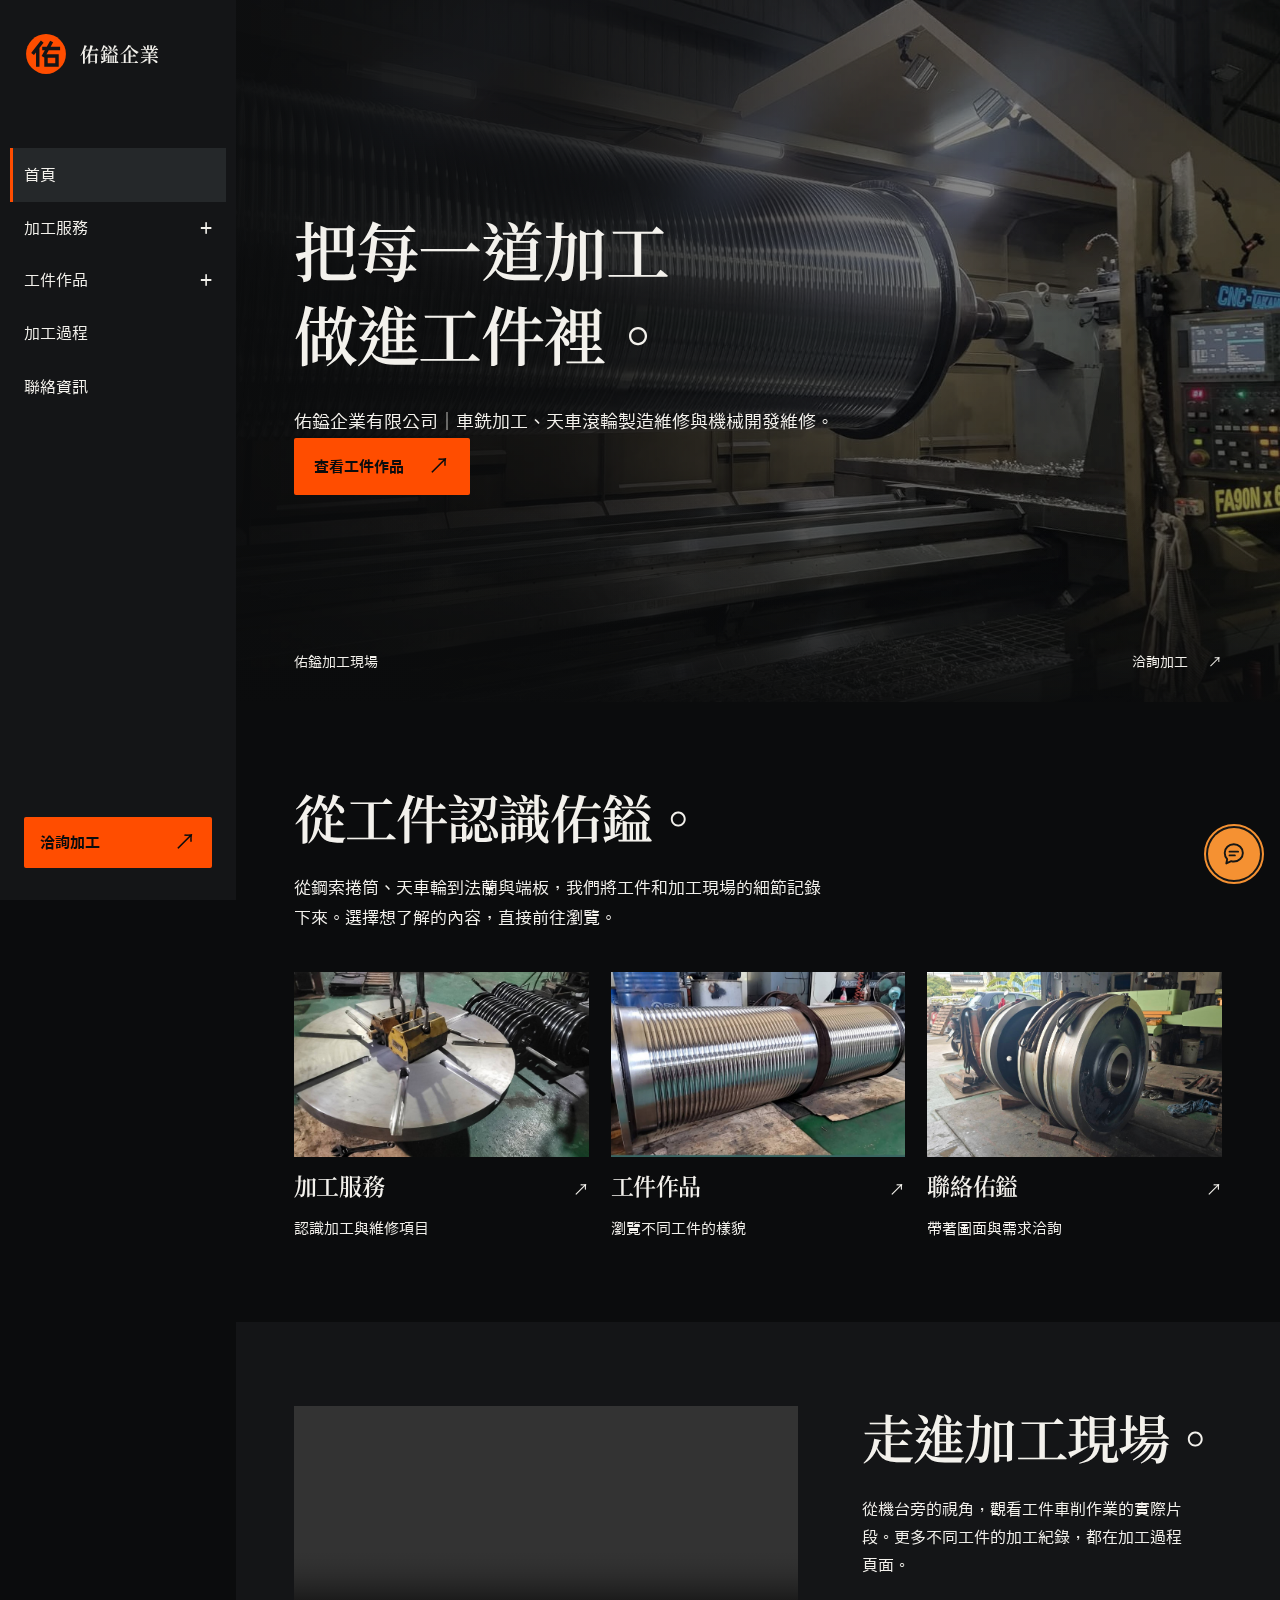
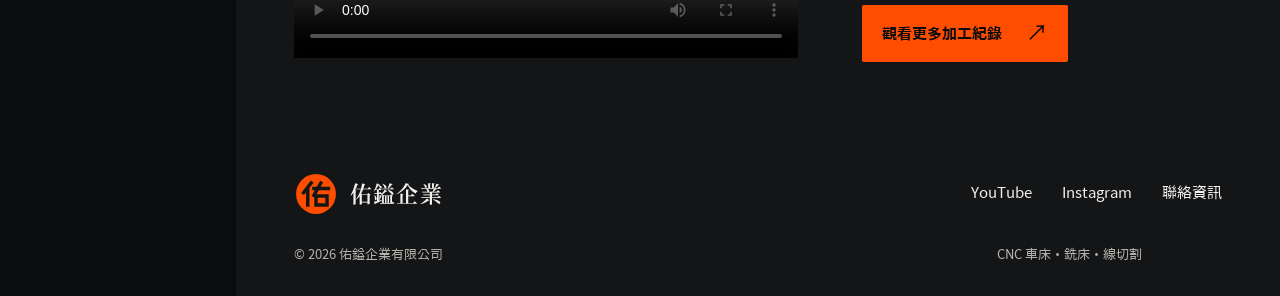
<file: index.html>
<!doctype html>
<html lang="zh-Hant">
<head>
  <meta charset="utf-8">
  <meta name="viewport" content="width=device-width, initial-scale=1">
  <meta name="theme-color" content="#0b0c0d">
  <meta name="description" content="佑鎰企業有限公司提供車銑加工、天車滾輪製造維修與機械開發維修。透過加工影片了解工件，歡迎電話或 LINE 洽詢。">
  <meta property="og:title" content="佑鎰企業有限公司｜看得見的 CNC 加工">
  <meta property="og:description" content="從大型工件到加工細節，走進佑鎰的加工現場。">
  <meta property="og:type" content="website">
  <meta property="og:url" content="https://ishshue.github.io/yoyiweb/">
  <meta property="og:image" content="https://i.ytimg.com/vi/tw3LlQn-qcg/maxresdefault.jpg">
  <link rel="canonical" href="https://ishshue.github.io/yoyiweb/">
  <title>佑鎰企業有限公司｜看得見的 CNC 加工</title>
  <link rel="icon" href="./favicon.svg" type="image/svg+xml">
  <link rel="preconnect" href="https://i.ytimg.com">
  <link rel="preload" href="./fonts/source-han-serif-tw.woff2" as="font" type="font/woff2" crossorigin>
  <link rel="stylesheet" href="./fonts/fonts.css">
  <link rel="stylesheet" href="./styles.css">
  <link rel="stylesheet" href="./portfolio.css">
  <link rel="stylesheet" href="./material-update.css">
  <link rel="stylesheet" href="./brand.css">
  <link rel="stylesheet" href="./company-update.css">
  <link rel="stylesheet" href="./floating-contact.css">
  <link rel="stylesheet" href="./loader.css">
  <link rel="stylesheet" href="./navigation.css">
  <link rel="stylesheet" href="./tree-navigation.css">
  <script src="./loader.js" defer></script>
  <script src="./app.js" defer></script>
  <script src="./floating-contact.js" defer></script>
<noscript><style>@media(max-width:1000px){.mobile-nav[hidden]{display:grid!important;position:static}.menu-toggle{display:none}}</style></noscript>
</head>
<body>
  <div class="page-loader" id="page-loader" role="status" aria-live="polite" hidden>
    <img class="brand-icon" src="./assets/yo-yi-icon.svg" alt="" width="64" height="64">
    <div class="dot-spinner" aria-hidden="true"><span class="dot-spinner__dot"></span><span class="dot-spinner__dot"></span><span class="dot-spinner__dot"></span><span class="dot-spinner__dot"></span><span class="dot-spinner__dot"></span><span class="dot-spinner__dot"></span><span class="dot-spinner__dot"></span><span class="dot-spinner__dot"></span></div>
    <p>正在載入佑鎰的加工現場</p>
  </div>
  <a class="skip-link" href="#main">跳至主要內容</a>
  <header class="site-header"><div class="header-inner frame">
    <a class="wordmark" href="./index.html" aria-label="佑鎰企業，回到首頁"><img class="brand-icon" src="./assets/yo-yi-icon.svg" alt="" width="44" height="44"><span>佑鎰企業</span></a>
    <nav class="desktop-nav" aria-label="主要導覽"><a href="./index.html" aria-current="page">首頁</a><details class="nav-tree-group"><summary>加工服務</summary><div class="nav-tree-children"><a href="./services.html">服務總覽</a><a href="./service-turning.html">CNC 車床加工</a><a href="./service-milling.html">銑床與孔位加工</a><a href="./service-wire.html">線切割加工</a><a href="./service-wheel.html">天車滾輪製造與維修</a><a href="./service-repair.html">機械開發與加工維修</a></div></details><details class="nav-tree-group"><summary>工件作品</summary><div class="nav-tree-children"><a href="./work.html">作品總覽</a><a href="./work-cylindrical.html">圓柱與長形工件</a><a href="./work-round.html">輪形與圓形工件</a></div></details><a href="./process.html">加工過程</a><a href="./contact.html">聯絡資訊</a></nav>
    <a class="button header-contact" href="./contact.html">洽詢加工 <span aria-hidden="true">↗</span></a>
    <button class="menu-toggle" aria-expanded="false" aria-controls="mobile-nav" aria-label="開啟導覽選單"><span></span><span></span></button>
    </div><nav id="mobile-nav" class="mobile-nav" aria-label="手機導覽" hidden><a href="./index.html" aria-current="page">首頁</a><details class="nav-tree-group"><summary>加工服務</summary><div class="nav-tree-children"><a href="./services.html">服務總覽</a><a href="./service-turning.html">CNC 車床加工</a><a href="./service-milling.html">銑床與孔位加工</a><a href="./service-wire.html">線切割加工</a><a href="./service-wheel.html">天車滾輪製造與維修</a><a href="./service-repair.html">機械開發與加工維修</a></div></details><details class="nav-tree-group"><summary>工件作品</summary><div class="nav-tree-children"><a href="./work.html">作品總覽</a><a href="./work-cylindrical.html">圓柱與長形工件</a><a href="./work-round.html">輪形與圓形工件</a></div></details><a href="./process.html">加工過程</a><a href="./contact.html">聯絡資訊</a></nav></header>

  <main id="main">
    <section id="top" class="hero" aria-labelledby="hero-heading">
      <img class="hero-image" src="./assets/portfolio/3493136_0.jpg" alt="機台上的大型溝槽圓筒工件" width="1280" height="720" fetchpriority="high">
      <div class="hero-scrim"></div>
      <div class="hero-content frame">
        <h1 id="hero-heading">把每一道加工<br>做進工件裡。</h1>
        <p class="hero-description">佑鎰企業有限公司｜車銑加工、天車滾輪製造維修與機械開發維修。</p>
        <a class="button" href="./work.html">查看工件作品 <span aria-hidden="true">↗</span></a>
      </div>
      <div class="hero-bottom frame"><span>佑鎰加工現場</span><a href="./contact.html">洽詢加工 <span aria-hidden="true">↗</span></a></div>
    </section>
    <section id="home-intro" class="home-intro frame" aria-labelledby="home-intro-heading">
      <h2 id="home-intro-heading">從工件認識佑鎰。</h2>
      <p>從鋼索捲筒、天車輪到法蘭與端板，我們將工件和加工現場的細節記錄下來。選擇想了解的內容，直接前往瀏覽。</p>
      <div class="home-links">
        <a class="home-link" href="./services.html"><img src="./assets/portfolio/3493137_0.jpg" alt="" loading="lazy"><div class="home-link-title"><h3>加工服務</h3><span aria-hidden="true">↗</span></div><p>認識加工與維修項目</p></a>
        <a class="home-link" href="./work.html"><img src="./assets/portfolio/3493162_0.jpg" alt="" loading="lazy"><div class="home-link-title"><h3>工件作品</h3><span aria-hidden="true">↗</span></div><p>瀏覽不同工件的樣貌</p></a>
        <a class="home-link" href="./contact.html"><img src="./assets/portfolio/3493199_0.jpg" alt="" loading="lazy"><div class="home-link-title"><h3>聯絡佑鎰</h3><span aria-hidden="true">↗</span></div><p>帶著圖面與需求洽詢</p></a>
      </div>
    </section>
    <section class="home-process" aria-labelledby="home-process-heading"><div class="home-process-inner frame">
      <video controls playsinline preload="metadata" aria-label="加工現場影片"><source src="./assets/process/machining.mp4" type="video/mp4">您的瀏覽器無法播放影片。<a href="./assets/process/machining.mp4">下載加工現場影片</a>。</video>
      <div><h2 id="home-process-heading">走進加工現場。</h2><p>從機台旁的視角，觀看工件車削作業的實際片段。更多不同工件的加工紀錄，都在加工過程頁面。</p><a class="button" href="./process.html">觀看更多加工紀錄 <span aria-hidden="true">↗</span></a></div>
    </div></section>
  </main>

  <footer class="site-footer compact-footer frame"><div class="footer-top"><a class="wordmark" href="./index.html"><img class="brand-icon" src="./assets/yo-yi-icon.svg" alt="" width="44" height="44"><span>佑鎰企業</span></a><div><a href="https://www.youtube.com/@yo-yi" target="_blank" rel="noopener noreferrer">YouTube</a><a href="https://www.instagram.com/trontalshue/" target="_blank" rel="noopener noreferrer">Instagram</a><a href="./contact.html">聯絡資訊</a></div></div><div class="footer-bottom"><span>© 2026 佑鎰企業有限公司</span><span>CNC 車床・銑床・線切割</span></div></footer>
</body>
</html>
</file>
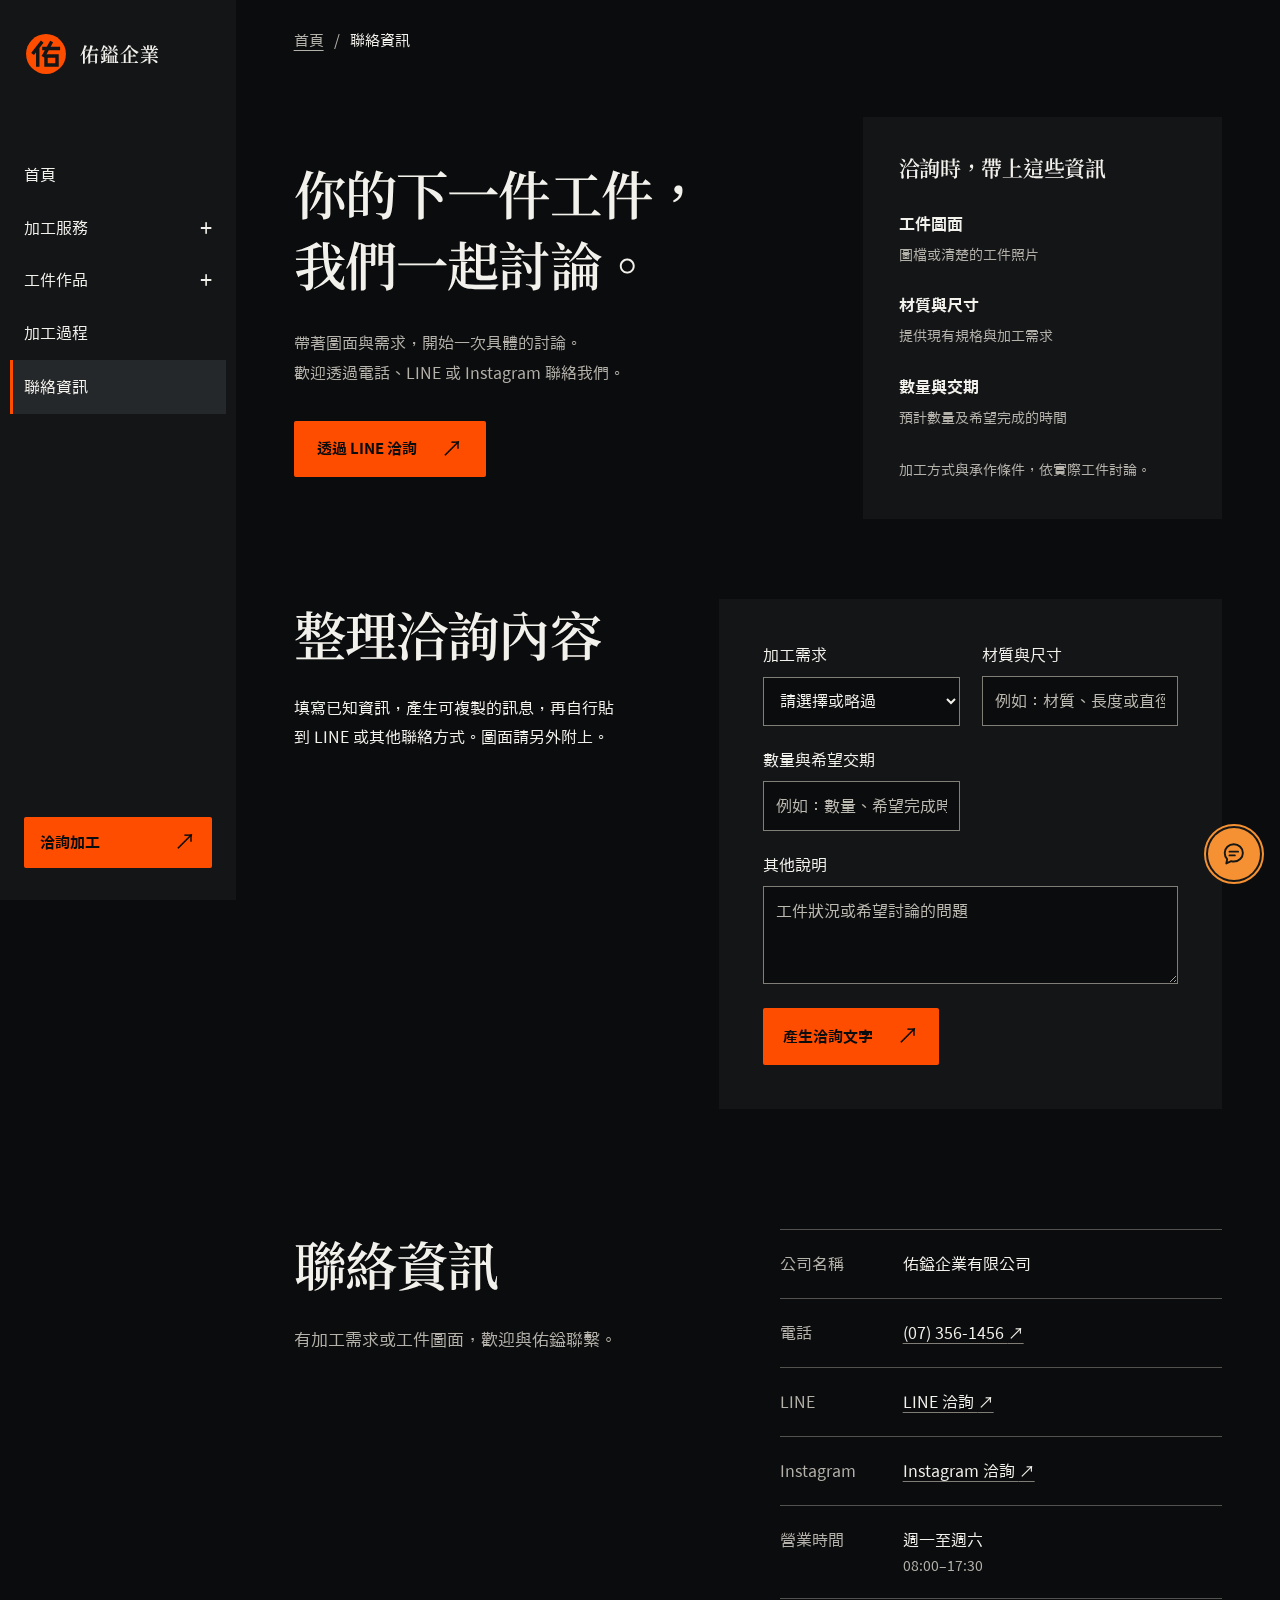
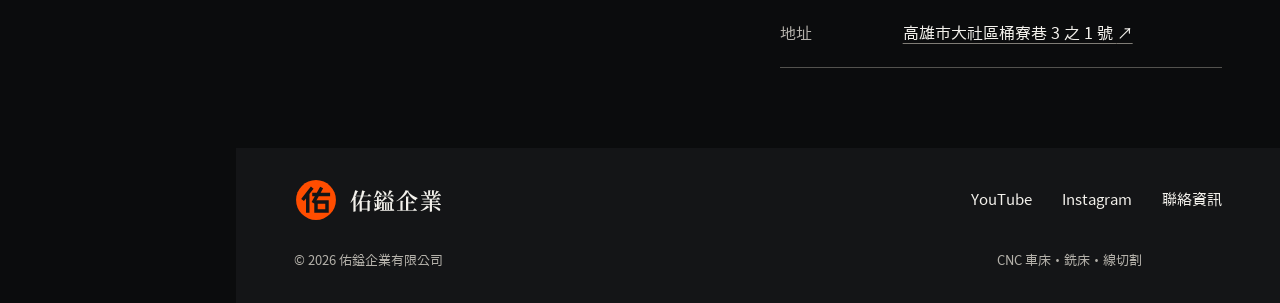
<file: contact.html>
<!doctype html>
<html lang="zh-Hant">
<head>
  <meta charset="utf-8">
  <meta name="viewport" content="width=device-width, initial-scale=1">
  <meta name="theme-color" content="#0b0c0d">
  <meta name="description" content="佑鎰企業有限公司提供車銑加工、天車滾輪製造維修與機械開發維修。透過加工影片了解工件，歡迎電話或 LINE 洽詢。">
  <meta property="og:title" content="聯絡佑鎰｜佑鎰企業有限公司">
  <meta property="og:description" content="從大型工件到加工細節，走進佑鎰的加工現場。">
  <meta property="og:type" content="website">
  <meta property="og:url" content="https://ishshue.github.io/yoyiweb/contact.html">
  <meta property="og:image" content="https://i.ytimg.com/vi/tw3LlQn-qcg/maxresdefault.jpg">
  <link rel="canonical" href="https://ishshue.github.io/yoyiweb/contact.html">
  <title>聯絡佑鎰｜佑鎰企業有限公司</title>
  <link rel="icon" href="./favicon.svg" type="image/svg+xml">
  <link rel="preconnect" href="https://i.ytimg.com">
  <link rel="preload" href="./fonts/source-han-serif-tw.woff2" as="font" type="font/woff2" crossorigin>
  <link rel="stylesheet" href="./fonts/fonts.css">
  <link rel="stylesheet" href="./styles.css">
  <link rel="stylesheet" href="./portfolio.css">
  <link rel="stylesheet" href="./material-update.css">
  <link rel="stylesheet" href="./brand.css">
  <link rel="stylesheet" href="./company-update.css">
  <link rel="stylesheet" href="./floating-contact.css">
  <link rel="stylesheet" href="./loader.css">
  <link rel="stylesheet" href="./pages-content.css">
  <link rel="stylesheet" href="./navigation.css">
  <link rel="stylesheet" href="./tree-navigation.css">
  <link rel="stylesheet" href="./inquiry.css">
  <script src="./app.js" defer></script>
  <script src="./floating-contact.js" defer></script>
  <script src="./inquiry.js" defer></script>
<noscript><style>@media(max-width:1000px){.mobile-nav[hidden]{display:grid!important;position:static}.menu-toggle{display:none}}</style></noscript>
</head>
<body>
  <a class="skip-link" href="#main">跳至主要內容</a>
  <header class="site-header"><div class="header-inner frame">
    <a class="wordmark" href="./index.html" aria-label="佑鎰企業，回到首頁"><img class="brand-icon" src="./assets/yo-yi-icon.svg" alt="" width="44" height="44"><span>佑鎰企業</span></a>
    <nav class="desktop-nav" aria-label="主要導覽"><a href="./index.html">首頁</a><details class="nav-tree-group"><summary>加工服務</summary><div class="nav-tree-children"><a href="./services.html">服務總覽</a><a href="./service-turning.html">CNC 車床加工</a><a href="./service-milling.html">銑床與孔位加工</a><a href="./service-wire.html">線切割加工</a><a href="./service-wheel.html">天車滾輪製造與維修</a><a href="./service-repair.html">機械開發與加工維修</a></div></details><details class="nav-tree-group"><summary>工件作品</summary><div class="nav-tree-children"><a href="./work.html">作品總覽</a><a href="./work-cylindrical.html">圓柱與長形工件</a><a href="./work-round.html">輪形與圓形工件</a></div></details><a href="./process.html">加工過程</a><a href="./contact.html" aria-current="page">聯絡資訊</a></nav>
    <a class="button header-contact" href="./contact.html">洽詢加工 <span aria-hidden="true">↗</span></a>
    <button class="menu-toggle" aria-expanded="false" aria-controls="mobile-nav" aria-label="開啟導覽選單"><span></span><span></span></button>
    </div><nav id="mobile-nav" class="mobile-nav" aria-label="手機導覽" hidden><a href="./index.html">首頁</a><details class="nav-tree-group"><summary>加工服務</summary><div class="nav-tree-children"><a href="./services.html">服務總覽</a><a href="./service-turning.html">CNC 車床加工</a><a href="./service-milling.html">銑床與孔位加工</a><a href="./service-wire.html">線切割加工</a><a href="./service-wheel.html">天車滾輪製造與維修</a><a href="./service-repair.html">機械開發與加工維修</a></div></details><details class="nav-tree-group"><summary>工件作品</summary><div class="nav-tree-children"><a href="./work.html">作品總覽</a><a href="./work-cylindrical.html">圓柱與長形工件</a><a href="./work-round.html">輪形與圓形工件</a></div></details><a href="./process.html">加工過程</a><a href="./contact.html" aria-current="page">聯絡資訊</a></nav></header>

  <main id="main" class="inner-page inner-page--contact">
    <nav class="breadcrumb frame" aria-label="目前位置"><ol><li><a href="./index.html">首頁</a></li><li aria-current="page">聯絡資訊</li></ol></nav>
    <section id="contact" class="contact-section section frame" aria-labelledby="contact-heading">
      <div class="contact-main reveal"><h1 id="contact-heading">你的下一件工件，<br>我們一起討論。</h1><p>帶著圖面與需求，開始一次具體的討論。<br>歡迎透過電話、LINE 或 Instagram 聯絡我們。</p><a class="button" href="https://line.me/ti/p/~0931992970" target="_blank" rel="noopener noreferrer">透過 LINE 洽詢 <span aria-hidden="true">↗</span></a></div>
      <div class="contact-prep reveal"><h3>洽詢時，帶上這些資訊</h3><ul><li><span>工件圖面</span><span>圖檔或清楚的工件照片</span></li><li><span>材質與尺寸</span><span>提供現有規格與加工需求</span></li><li><span>數量與交期</span><span>預計數量及希望完成的時間</span></li></ul><p>加工方式與承作條件，依實際工件討論。</p></div>
    </section>

    <section class="inquiry-section frame" id="inquiry-helper" aria-labelledby="inquiry-heading" hidden>
      <div class="inquiry-intro"><h2 id="inquiry-heading">整理洽詢內容</h2><p>填寫已知資訊，產生可複製的訊息，再自行貼到 LINE 或其他聯絡方式。圖面請另外附上。</p></div>
      <div class="inquiry-panel">
        <form id="inquiry-form">
          <div class="inquiry-fields">
            <label>加工需求<select name="service"><option value="">請選擇或略過</option><option>CNC 車床加工</option><option>銑床與孔位加工</option><option>線切割加工</option><option>天車滾輪製造與維修</option><option>機械開發與加工維修</option><option>其他需求</option></select></label>
            <label>材質與尺寸<input name="specification" type="text" maxlength="160" placeholder="例如：材質、長度或直徑"></label>
            <label>數量與希望交期<input name="schedule" type="text" maxlength="160" placeholder="例如：數量、希望完成時間"></label>
            <label>其他說明<textarea name="details" rows="3" maxlength="500" placeholder="工件狀況或希望討論的問題"></textarea></label>
          </div>
          <button class="button" type="submit">產生洽詢文字 <span aria-hidden="true">↗</span></button>
        </form>
        <div id="inquiry-result" class="inquiry-result" hidden>
          <label for="inquiry-message">洽詢文字（可自行修改）</label><textarea id="inquiry-message" rows="7"></textarea>
          <div class="inquiry-actions"><button class="button" type="button" id="inquiry-copy">複製文字</button><a class="text-link" href="https://line.me/ti/p/~0931992970" target="_blank" rel="noopener noreferrer">開啟 LINE <span aria-hidden="true">↗</span></a></div>
        </div>
        <p class="inquiry-status" id="inquiry-status" role="status" aria-live="polite"></p>
      </div>
    </section>

    <section class="company-details section frame" aria-labelledby="company-details-heading">
      <div class="company-details-intro"><h2 id="company-details-heading">聯絡資訊</h2><p>有加工需求或工件圖面，歡迎與佑鎰聯繫。</p></div>
      <dl class="company-info">
        <div><dt>公司名稱</dt><dd>佑鎰企業有限公司</dd></div>
        <div><dt>電話</dt><dd><a href="tel:073561456">(07) 356-1456 <span aria-hidden="true">↗</span></a></dd></div>
        <div><dt>LINE</dt><dd><a href="https://line.me/ti/p/~0931992970" target="_blank" rel="noopener noreferrer">LINE 洽詢 <span aria-hidden="true">↗</span></a></dd></div>
        <div><dt>Instagram</dt><dd><a href="https://www.instagram.com/trontalshue/" target="_blank" rel="noopener noreferrer">Instagram 洽詢 <span aria-hidden="true">↗</span></a></dd></div>
        <div><dt>營業時間</dt><dd>週一至週六 <span>08:00–17:30</span></dd></div>
        <div><dt>地址</dt><dd><a href="https://www.google.com/maps/search/?api=1&amp;query=高雄市大社區桶寮巷3之1號" target="_blank" rel="noopener noreferrer">高雄市大社區桶寮巷 3 之 1 號 <span aria-hidden="true">↗</span></a></dd></div>
      </dl>
    </section>
  </main>

  <footer class="site-footer compact-footer frame"><div class="footer-top"><a class="wordmark" href="./index.html"><img class="brand-icon" src="./assets/yo-yi-icon.svg" alt="" width="44" height="44"><span>佑鎰企業</span></a><div><a href="https://www.youtube.com/@yo-yi" target="_blank" rel="noopener noreferrer">YouTube</a><a href="https://www.instagram.com/trontalshue/" target="_blank" rel="noopener noreferrer">Instagram</a><a href="./contact.html">聯絡資訊</a></div></div><div class="footer-bottom"><span>© 2026 佑鎰企業有限公司</span><span>CNC 車床・銑床・線切割</span></div></footer>
</body>
</html>
</file>
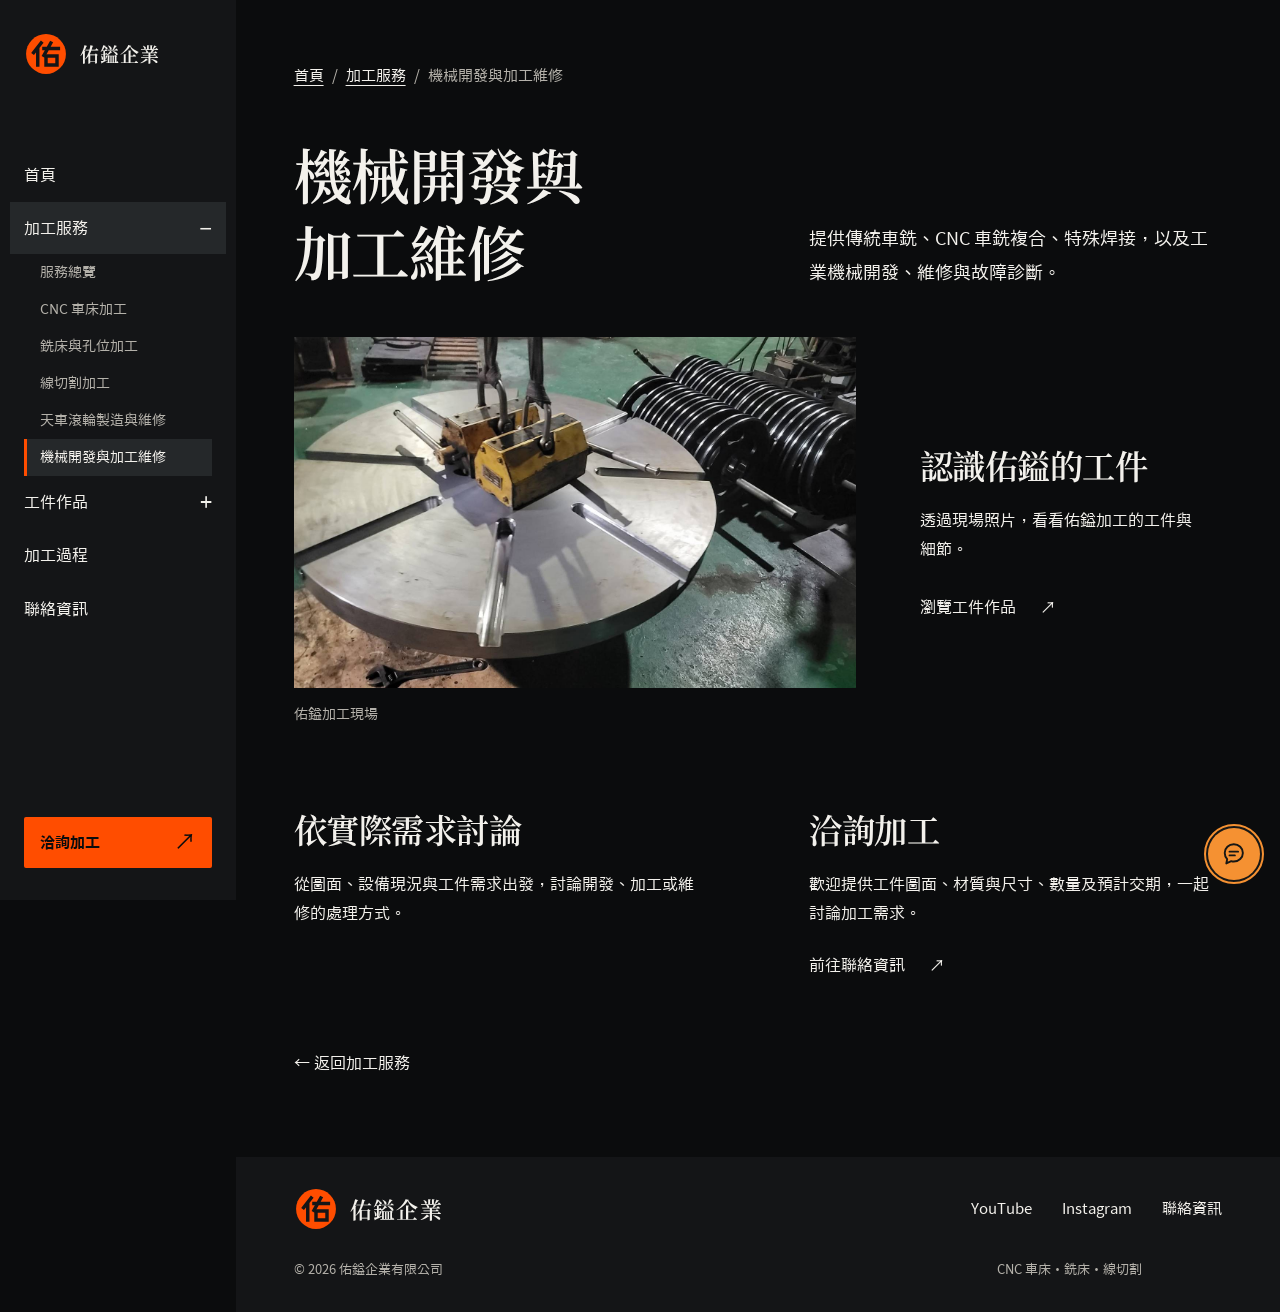
<file: service-repair.html>
<!doctype html>
<html lang="zh-Hant">
<head>
  <meta charset="utf-8">
  <meta name="viewport" content="width=device-width, initial-scale=1">
  <meta name="theme-color" content="#0b0c0d">
  <meta name="description" content="提供傳統車銑、CNC 車銑複合、特殊焊接，以及工業機械開發、維修與故障診斷。">
  <meta property="og:title" content="機械開發與加工維修｜佑鎰企業有限公司">
  <meta property="og:description" content="從大型工件到加工細節，走進佑鎰的加工現場。">
  <meta property="og:type" content="website">
  <meta property="og:url" content="https://ishshue.github.io/yoyiweb/service-repair.html">
  <meta property="og:image" content="https://i.ytimg.com/vi/tw3LlQn-qcg/maxresdefault.jpg">
  <link rel="canonical" href="https://ishshue.github.io/yoyiweb/service-repair.html">
  <title>機械開發與加工維修｜佑鎰企業有限公司</title>
  <link rel="icon" href="./favicon.svg" type="image/svg+xml">
  <link rel="preconnect" href="https://i.ytimg.com">
  <link rel="preload" href="./fonts/source-han-serif-tw.woff2" as="font" type="font/woff2" crossorigin>
  <link rel="stylesheet" href="./fonts/fonts.css">
  <link rel="stylesheet" href="./styles.css">
  <link rel="stylesheet" href="./portfolio.css">
  <link rel="stylesheet" href="./material-update.css">
  <link rel="stylesheet" href="./brand.css">
  <link rel="stylesheet" href="./company-update.css">
  <link rel="stylesheet" href="./floating-contact.css">
  <link rel="stylesheet" href="./loader.css">
  <link rel="stylesheet" href="./pages-content.css">
  <link rel="stylesheet" href="./navigation.css">
  <link rel="stylesheet" href="./tree-navigation.css">
  <link rel="stylesheet" href="./service-interactions.css">
  <link rel="stylesheet" href="./service-pages.css">
  <script src="./app.js" defer></script>
  <script src="./floating-contact.js" defer></script>
<noscript><style>.js-process-link{display:none!important}@media(max-width:1000px){.mobile-nav[hidden]{display:grid!important;position:static}.menu-toggle{display:none}}</style></noscript>
</head>
<body>
  <a class="skip-link" href="#main">跳至主要內容</a>
  <header class="site-header"><div class="header-inner frame">
    <a class="wordmark" href="./index.html" aria-label="佑鎰企業，回到首頁"><img class="brand-icon" src="./assets/yo-yi-icon.svg" alt="" width="44" height="44"><span>佑鎰企業</span></a>
    <nav class="desktop-nav" aria-label="主要導覽"><a href="./index.html">首頁</a><details class="nav-tree-group is-current-branch" open><summary>加工服務</summary><div class="nav-tree-children"><a href="./services.html">服務總覽</a><a href="./service-turning.html">CNC 車床加工</a><a href="./service-milling.html">銑床與孔位加工</a><a href="./service-wire.html">線切割加工</a><a href="./service-wheel.html">天車滾輪製造與維修</a><a href="./service-repair.html" aria-current="page">機械開發與加工維修</a></div></details><details class="nav-tree-group"><summary>工件作品</summary><div class="nav-tree-children"><a href="./work.html">作品總覽</a><a href="./work-cylindrical.html">圓柱與長形工件</a><a href="./work-round.html">輪形與圓形工件</a></div></details><a href="./process.html">加工過程</a><a href="./contact.html">聯絡資訊</a></nav>
    <a class="button header-contact" href="./contact.html">洽詢加工 <span aria-hidden="true">↗</span></a>
    <button class="menu-toggle" aria-expanded="false" aria-controls="mobile-nav" aria-label="開啟導覽選單"><span></span><span></span></button>
    </div><nav id="mobile-nav" class="mobile-nav" aria-label="手機導覽" hidden><a href="./index.html">首頁</a><details class="nav-tree-group is-current-branch" open><summary>加工服務</summary><div class="nav-tree-children"><a href="./services.html">服務總覽</a><a href="./service-turning.html">CNC 車床加工</a><a href="./service-milling.html">銑床與孔位加工</a><a href="./service-wire.html">線切割加工</a><a href="./service-wheel.html">天車滾輪製造與維修</a><a href="./service-repair.html" aria-current="page">機械開發與加工維修</a></div></details><details class="nav-tree-group"><summary>工件作品</summary><div class="nav-tree-children"><a href="./work.html">作品總覽</a><a href="./work-cylindrical.html">圓柱與長形工件</a><a href="./work-round.html">輪形與圓形工件</a></div></details><a href="./process.html">加工過程</a><a href="./contact.html">聯絡資訊</a></nav></header>

  <main id="main" class="inner-page service-detail">
    <section class="section frame" aria-labelledby="service-heading">
      <nav class="breadcrumbs" aria-label="目前位置"><a href="./index.html">首頁</a><span aria-hidden="true"> / </span><a href="./services.html">加工服務</a><span aria-hidden="true"> / </span><span aria-current="page">機械開發與加工維修</span></nav>
      <div class="service-detail__intro"><h1 id="service-heading">機械開發與加工維修</h1><p>提供傳統車銑、CNC 車銑複合、特殊焊接，以及工業機械開發、維修與故障診斷。</p></div>
      <div class="service-detail__feature"><figure><img src="./assets/portfolio/3493137_0.jpg" alt="機台上的圓形工件"><figcaption>佑鎰加工現場</figcaption></figure><div class="service-detail__feature-copy"><h2>認識佑鎰的工件</h2><p>透過現場照片，看看佑鎰加工的工件與細節。</p><div class="service-detail__actions"><a class="text-link" href="./work.html">瀏覽工件作品 <span aria-hidden="true">↗</span></a></div></div></div>
      <div class="service-detail__bottom"><div><h2>依實際需求討論</h2><p>從圖面、設備現況與工件需求出發，討論開發、加工或維修的處理方式。</p></div><div><h2>洽詢加工</h2><p>歡迎提供工件圖面、材質與尺寸、數量及預計交期，一起討論加工需求。</p><a class="text-link" href="./contact.html">前往聯絡資訊 <span aria-hidden="true">↗</span></a></div></div>
      <a class="service-detail__back text-link" href="./services.html">← 返回加工服務</a>
    </section>
  </main>

  <footer class="site-footer compact-footer frame"><div class="footer-top"><a class="wordmark" href="./index.html"><img class="brand-icon" src="./assets/yo-yi-icon.svg" alt="" width="44" height="44"><span>佑鎰企業</span></a><div><a href="https://www.youtube.com/@yo-yi" target="_blank" rel="noopener noreferrer">YouTube</a><a href="https://www.instagram.com/trontalshue/" target="_blank" rel="noopener noreferrer">Instagram</a><a href="./contact.html">聯絡資訊</a></div></div><div class="footer-bottom"><span>© 2026 佑鎰企業有限公司</span><span>CNC 車床・銑床・線切割</span></div></footer>
</body>
</html>
</file>
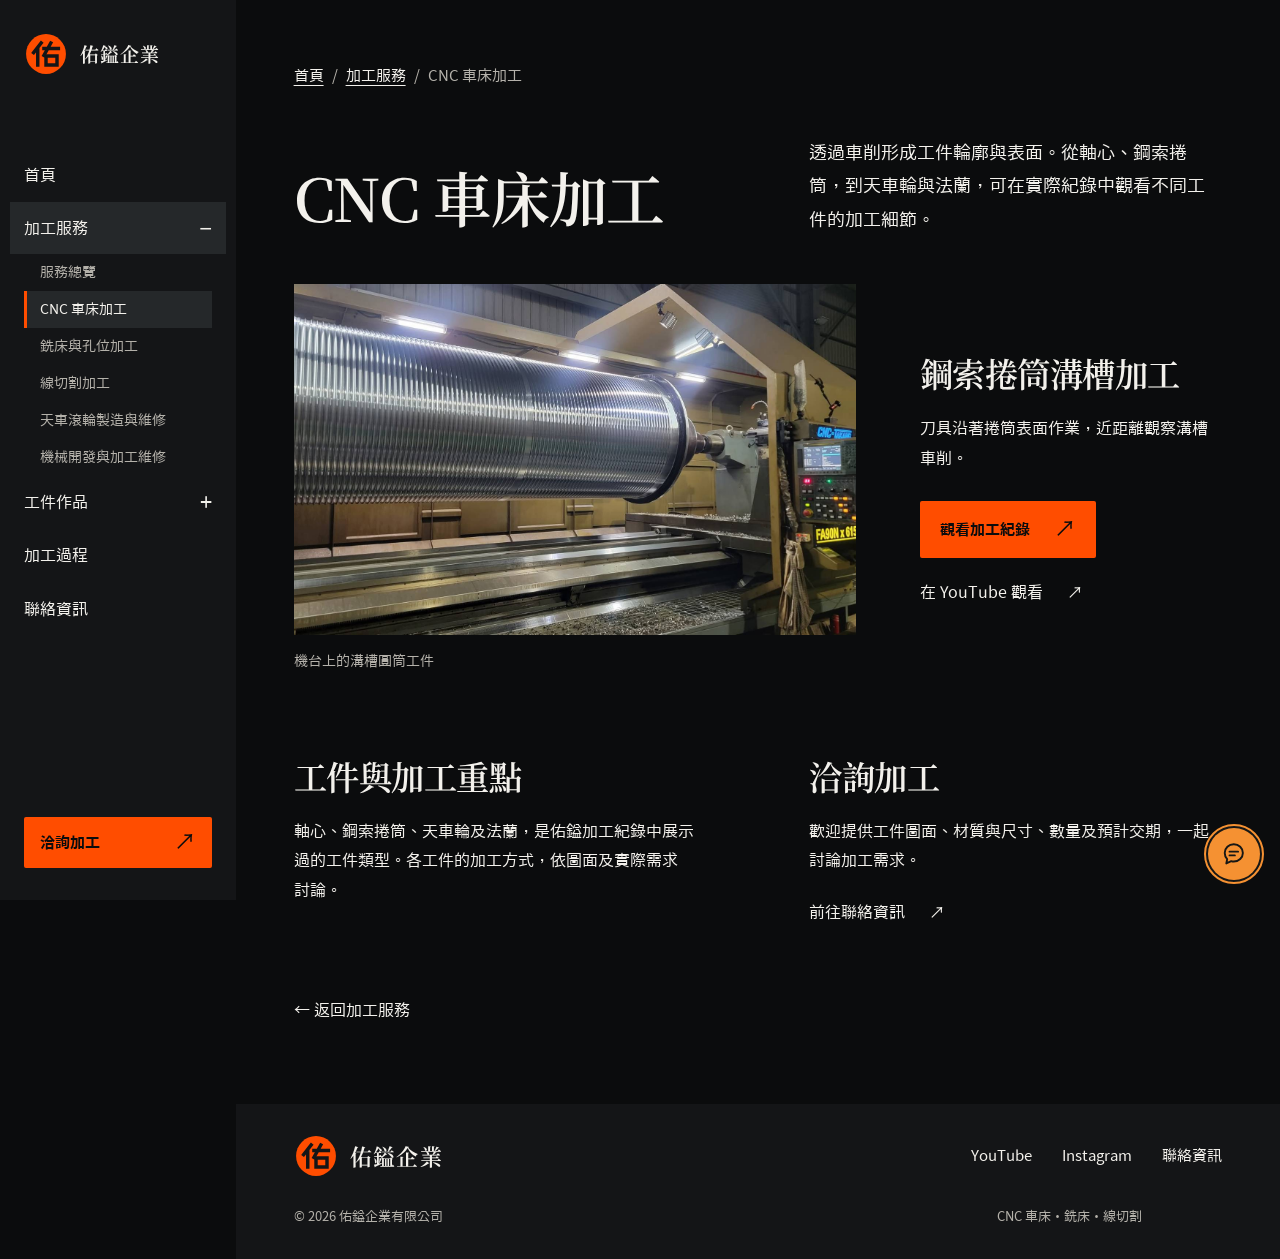
<file: service-turning.html>
<!doctype html>
<html lang="zh-Hant">
<head>
  <meta charset="utf-8">
  <meta name="viewport" content="width=device-width, initial-scale=1">
  <meta name="theme-color" content="#0b0c0d">
  <meta name="description" content="透過車削形成工件輪廓與表面。從軸心、鋼索捲筒，到天車輪與法蘭，可在實際紀錄中觀看不同工件的加工細節。">
  <meta property="og:title" content="CNC 車床加工｜佑鎰企業有限公司">
  <meta property="og:description" content="從大型工件到加工細節，走進佑鎰的加工現場。">
  <meta property="og:type" content="website">
  <meta property="og:url" content="https://ishshue.github.io/yoyiweb/service-turning.html">
  <meta property="og:image" content="https://i.ytimg.com/vi/tw3LlQn-qcg/maxresdefault.jpg">
  <link rel="canonical" href="https://ishshue.github.io/yoyiweb/service-turning.html">
  <title>CNC 車床加工｜佑鎰企業有限公司</title>
  <link rel="icon" href="./favicon.svg" type="image/svg+xml">
  <link rel="preconnect" href="https://i.ytimg.com">
  <link rel="preload" href="./fonts/source-han-serif-tw.woff2" as="font" type="font/woff2" crossorigin>
  <link rel="stylesheet" href="./fonts/fonts.css">
  <link rel="stylesheet" href="./styles.css">
  <link rel="stylesheet" href="./portfolio.css">
  <link rel="stylesheet" href="./material-update.css">
  <link rel="stylesheet" href="./brand.css">
  <link rel="stylesheet" href="./company-update.css">
  <link rel="stylesheet" href="./floating-contact.css">
  <link rel="stylesheet" href="./loader.css">
  <link rel="stylesheet" href="./pages-content.css">
  <link rel="stylesheet" href="./navigation.css">
  <link rel="stylesheet" href="./tree-navigation.css">
  <link rel="stylesheet" href="./service-interactions.css">
  <link rel="stylesheet" href="./service-pages.css">
  <script src="./app.js" defer></script>
  <script src="./floating-contact.js" defer></script>
<noscript><style>.js-process-link{display:none!important}@media(max-width:1000px){.mobile-nav[hidden]{display:grid!important;position:static}.menu-toggle{display:none}}</style></noscript>
</head>
<body>
  <a class="skip-link" href="#main">跳至主要內容</a>
  <header class="site-header"><div class="header-inner frame">
    <a class="wordmark" href="./index.html" aria-label="佑鎰企業，回到首頁"><img class="brand-icon" src="./assets/yo-yi-icon.svg" alt="" width="44" height="44"><span>佑鎰企業</span></a>
    <nav class="desktop-nav" aria-label="主要導覽"><a href="./index.html">首頁</a><details class="nav-tree-group is-current-branch" open><summary>加工服務</summary><div class="nav-tree-children"><a href="./services.html">服務總覽</a><a href="./service-turning.html" aria-current="page">CNC 車床加工</a><a href="./service-milling.html">銑床與孔位加工</a><a href="./service-wire.html">線切割加工</a><a href="./service-wheel.html">天車滾輪製造與維修</a><a href="./service-repair.html">機械開發與加工維修</a></div></details><details class="nav-tree-group"><summary>工件作品</summary><div class="nav-tree-children"><a href="./work.html">作品總覽</a><a href="./work-cylindrical.html">圓柱與長形工件</a><a href="./work-round.html">輪形與圓形工件</a></div></details><a href="./process.html">加工過程</a><a href="./contact.html">聯絡資訊</a></nav>
    <a class="button header-contact" href="./contact.html">洽詢加工 <span aria-hidden="true">↗</span></a>
    <button class="menu-toggle" aria-expanded="false" aria-controls="mobile-nav" aria-label="開啟導覽選單"><span></span><span></span></button>
    </div><nav id="mobile-nav" class="mobile-nav" aria-label="手機導覽" hidden><a href="./index.html">首頁</a><details class="nav-tree-group is-current-branch" open><summary>加工服務</summary><div class="nav-tree-children"><a href="./services.html">服務總覽</a><a href="./service-turning.html" aria-current="page">CNC 車床加工</a><a href="./service-milling.html">銑床與孔位加工</a><a href="./service-wire.html">線切割加工</a><a href="./service-wheel.html">天車滾輪製造與維修</a><a href="./service-repair.html">機械開發與加工維修</a></div></details><details class="nav-tree-group"><summary>工件作品</summary><div class="nav-tree-children"><a href="./work.html">作品總覽</a><a href="./work-cylindrical.html">圓柱與長形工件</a><a href="./work-round.html">輪形與圓形工件</a></div></details><a href="./process.html">加工過程</a><a href="./contact.html">聯絡資訊</a></nav></header>

  <main id="main" class="inner-page service-detail">
    <section class="section frame" aria-labelledby="service-heading">
      <nav class="breadcrumbs" aria-label="目前位置"><a href="./index.html">首頁</a><span aria-hidden="true"> / </span><a href="./services.html">加工服務</a><span aria-hidden="true"> / </span><span aria-current="page">CNC 車床加工</span></nav>
      <div class="service-detail__intro"><h1 id="service-heading">CNC 車床加工</h1><p>透過車削形成工件輪廓與表面。從軸心、鋼索捲筒，到天車輪與法蘭，可在實際紀錄中觀看不同工件的加工細節。</p></div>
      <div class="service-detail__feature"><figure><img src="./assets/portfolio/3493136_0.jpg" alt="機台上的大型溝槽圓筒工件"><figcaption>機台上的溝槽圓筒工件</figcaption></figure><div class="service-detail__feature-copy"><h2>鋼索捲筒溝槽加工</h2><p>刀具沿著捲筒表面作業，近距離觀察溝槽車削。</p><div class="service-detail__actions"><a class="button js-process-link" href="./process.html?video=turning">觀看加工紀錄 <span aria-hidden="true">↗</span></a><a class="text-link" href="https://www.youtube.com/watch?v=tw3LlQn-qcg" target="_blank" rel="noopener noreferrer">在 YouTube 觀看 <span aria-hidden="true">↗</span></a></div></div></div>
      <div class="service-detail__bottom"><div><h2>工件與加工重點</h2><p>軸心、鋼索捲筒、天車輪及法蘭，是佑鎰加工紀錄中展示過的工件類型。各工件的加工方式，依圖面及實際需求討論。</p></div><div><h2>洽詢加工</h2><p>歡迎提供工件圖面、材質與尺寸、數量及預計交期，一起討論加工需求。</p><a class="text-link" href="./contact.html">前往聯絡資訊 <span aria-hidden="true">↗</span></a></div></div>
      <a class="service-detail__back text-link" href="./services.html">← 返回加工服務</a>
    </section>
  </main>

  <footer class="site-footer compact-footer frame"><div class="footer-top"><a class="wordmark" href="./index.html"><img class="brand-icon" src="./assets/yo-yi-icon.svg" alt="" width="44" height="44"><span>佑鎰企業</span></a><div><a href="https://www.youtube.com/@yo-yi" target="_blank" rel="noopener noreferrer">YouTube</a><a href="https://www.instagram.com/trontalshue/" target="_blank" rel="noopener noreferrer">Instagram</a><a href="./contact.html">聯絡資訊</a></div></div><div class="footer-bottom"><span>© 2026 佑鎰企業有限公司</span><span>CNC 車床・銑床・線切割</span></div></footer>
</body>
</html>
</file>
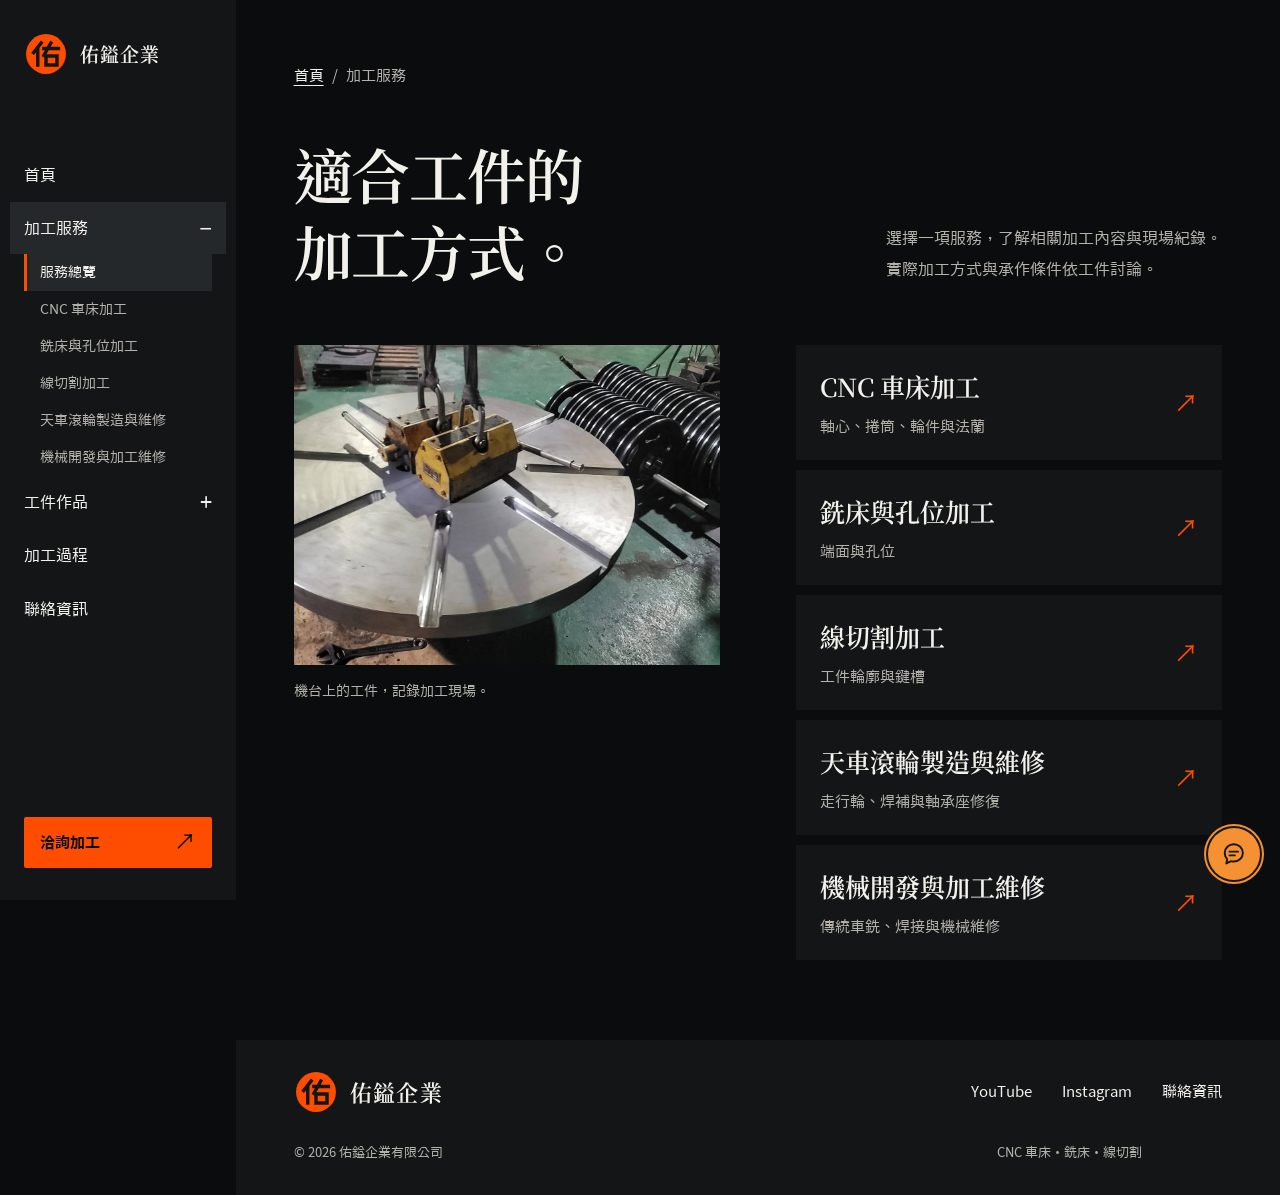
<file: services.html>
<!doctype html>
<html lang="zh-Hant">
<head>
  <meta charset="utf-8">
  <meta name="viewport" content="width=device-width, initial-scale=1">
  <meta name="theme-color" content="#0b0c0d">
  <meta name="description" content="佑鎰企業有限公司提供車銑加工、天車滾輪製造維修與機械開發維修。透過加工影片了解工件，歡迎電話或 LINE 洽詢。">
  <meta property="og:title" content="加工服務｜佑鎰企業有限公司">
  <meta property="og:description" content="從大型工件到加工細節，走進佑鎰的加工現場。">
  <meta property="og:type" content="website">
  <meta property="og:url" content="https://ishshue.github.io/yoyiweb/services.html">
  <meta property="og:image" content="https://i.ytimg.com/vi/tw3LlQn-qcg/maxresdefault.jpg">
  <link rel="canonical" href="https://ishshue.github.io/yoyiweb/services.html">
  <title>加工服務｜佑鎰企業有限公司</title>
  <link rel="icon" href="./favicon.svg" type="image/svg+xml">
  <link rel="preconnect" href="https://i.ytimg.com">
  <link rel="preload" href="./fonts/source-han-serif-tw.woff2" as="font" type="font/woff2" crossorigin>
  <link rel="stylesheet" href="./fonts/fonts.css">
  <link rel="stylesheet" href="./styles.css">
  <link rel="stylesheet" href="./portfolio.css">
  <link rel="stylesheet" href="./material-update.css">
  <link rel="stylesheet" href="./brand.css">
  <link rel="stylesheet" href="./company-update.css">
  <link rel="stylesheet" href="./floating-contact.css">
  <link rel="stylesheet" href="./loader.css">
  <link rel="stylesheet" href="./pages-content.css">
  <link rel="stylesheet" href="./navigation.css">
  <link rel="stylesheet" href="./tree-navigation.css">
  <link rel="stylesheet" href="./service-interactions.css">
  <link rel="stylesheet" href="./service-pages.css">
  <script src="./app.js" defer></script>
  <script src="./floating-contact.js" defer></script>
<noscript><style>.js-process-link{display:none!important}@media(max-width:1000px){.mobile-nav[hidden]{display:grid!important;position:static}.menu-toggle{display:none}}</style></noscript>
</head>
<body>
  <a class="skip-link" href="#main">跳至主要內容</a>
  <header class="site-header"><div class="header-inner frame">
    <a class="wordmark" href="./index.html" aria-label="佑鎰企業，回到首頁"><img class="brand-icon" src="./assets/yo-yi-icon.svg" alt="" width="44" height="44"><span>佑鎰企業</span></a>
    <nav class="desktop-nav" aria-label="主要導覽"><a href="./index.html">首頁</a><details class="nav-tree-group is-current-branch" open><summary>加工服務</summary><div class="nav-tree-children"><a href="./services.html" aria-current="page">服務總覽</a><a href="./service-turning.html">CNC 車床加工</a><a href="./service-milling.html">銑床與孔位加工</a><a href="./service-wire.html">線切割加工</a><a href="./service-wheel.html">天車滾輪製造與維修</a><a href="./service-repair.html">機械開發與加工維修</a></div></details><details class="nav-tree-group"><summary>工件作品</summary><div class="nav-tree-children"><a href="./work.html">作品總覽</a><a href="./work-cylindrical.html">圓柱與長形工件</a><a href="./work-round.html">輪形與圓形工件</a></div></details><a href="./process.html">加工過程</a><a href="./contact.html">聯絡資訊</a></nav>
    <a class="button header-contact" href="./contact.html">洽詢加工 <span aria-hidden="true">↗</span></a>
    <button class="menu-toggle" aria-expanded="false" aria-controls="mobile-nav" aria-label="開啟導覽選單"><span></span><span></span></button>
    </div><nav id="mobile-nav" class="mobile-nav" aria-label="手機導覽" hidden><a href="./index.html">首頁</a><details class="nav-tree-group is-current-branch" open><summary>加工服務</summary><div class="nav-tree-children"><a href="./services.html" aria-current="page">服務總覽</a><a href="./service-turning.html">CNC 車床加工</a><a href="./service-milling.html">銑床與孔位加工</a><a href="./service-wire.html">線切割加工</a><a href="./service-wheel.html">天車滾輪製造與維修</a><a href="./service-repair.html">機械開發與加工維修</a></div></details><details class="nav-tree-group"><summary>工件作品</summary><div class="nav-tree-children"><a href="./work.html">作品總覽</a><a href="./work-cylindrical.html">圓柱與長形工件</a><a href="./work-round.html">輪形與圓形工件</a></div></details><a href="./process.html">加工過程</a><a href="./contact.html">聯絡資訊</a></nav></header>

  <main id="main" class="inner-page service-directory">
    <section class="section frame" aria-labelledby="services-heading">
      <nav class="breadcrumbs" aria-label="目前位置"><a href="./index.html">首頁</a><span aria-hidden="true"> / </span><span aria-current="page">加工服務</span></nav>
      <div class="section-heading"><h1 id="services-heading">適合工件的<br>加工方式。</h1><p>選擇一項服務，了解相關加工內容與現場紀錄。<br>實際加工方式與承作條件依工件討論。</p></div>
      <div class="service-directory__layout">
        <figure class="service-directory__image"><img src="./assets/portfolio/3493137_0.jpg" alt="機台上的圓形工件" loading="lazy"><figcaption>機台上的工件，記錄加工現場。</figcaption></figure>
        <div class="service-directory__list">
          <a href="./service-turning.html"><span><strong>CNC 車床加工</strong><span>軸心、捲筒、輪件與法蘭</span></span><span aria-hidden="true">↗</span></a>
          <a href="./service-milling.html"><span><strong>銑床與孔位加工</strong><span>端面與孔位</span></span><span aria-hidden="true">↗</span></a>
          <a href="./service-wire.html"><span><strong>線切割加工</strong><span>工件輪廓與鍵槽</span></span><span aria-hidden="true">↗</span></a>
          <a href="./service-wheel.html"><span><strong>天車滾輪製造與維修</strong><span>走行輪、焊補與軸承座修復</span></span><span aria-hidden="true">↗</span></a>
          <a href="./service-repair.html"><span><strong>機械開發與加工維修</strong><span>傳統車銑、焊接與機械維修</span></span><span aria-hidden="true">↗</span></a>
        </div>
      </div>
    </section>
  </main>

  <footer class="site-footer compact-footer frame"><div class="footer-top"><a class="wordmark" href="./index.html"><img class="brand-icon" src="./assets/yo-yi-icon.svg" alt="" width="44" height="44"><span>佑鎰企業</span></a><div><a href="https://www.youtube.com/@yo-yi" target="_blank" rel="noopener noreferrer">YouTube</a><a href="https://www.instagram.com/trontalshue/" target="_blank" rel="noopener noreferrer">Instagram</a><a href="./contact.html">聯絡資訊</a></div></div><div class="footer-bottom"><span>© 2026 佑鎰企業有限公司</span><span>CNC 車床・銑床・線切割</span></div></footer>
</body>
</html>
</file>
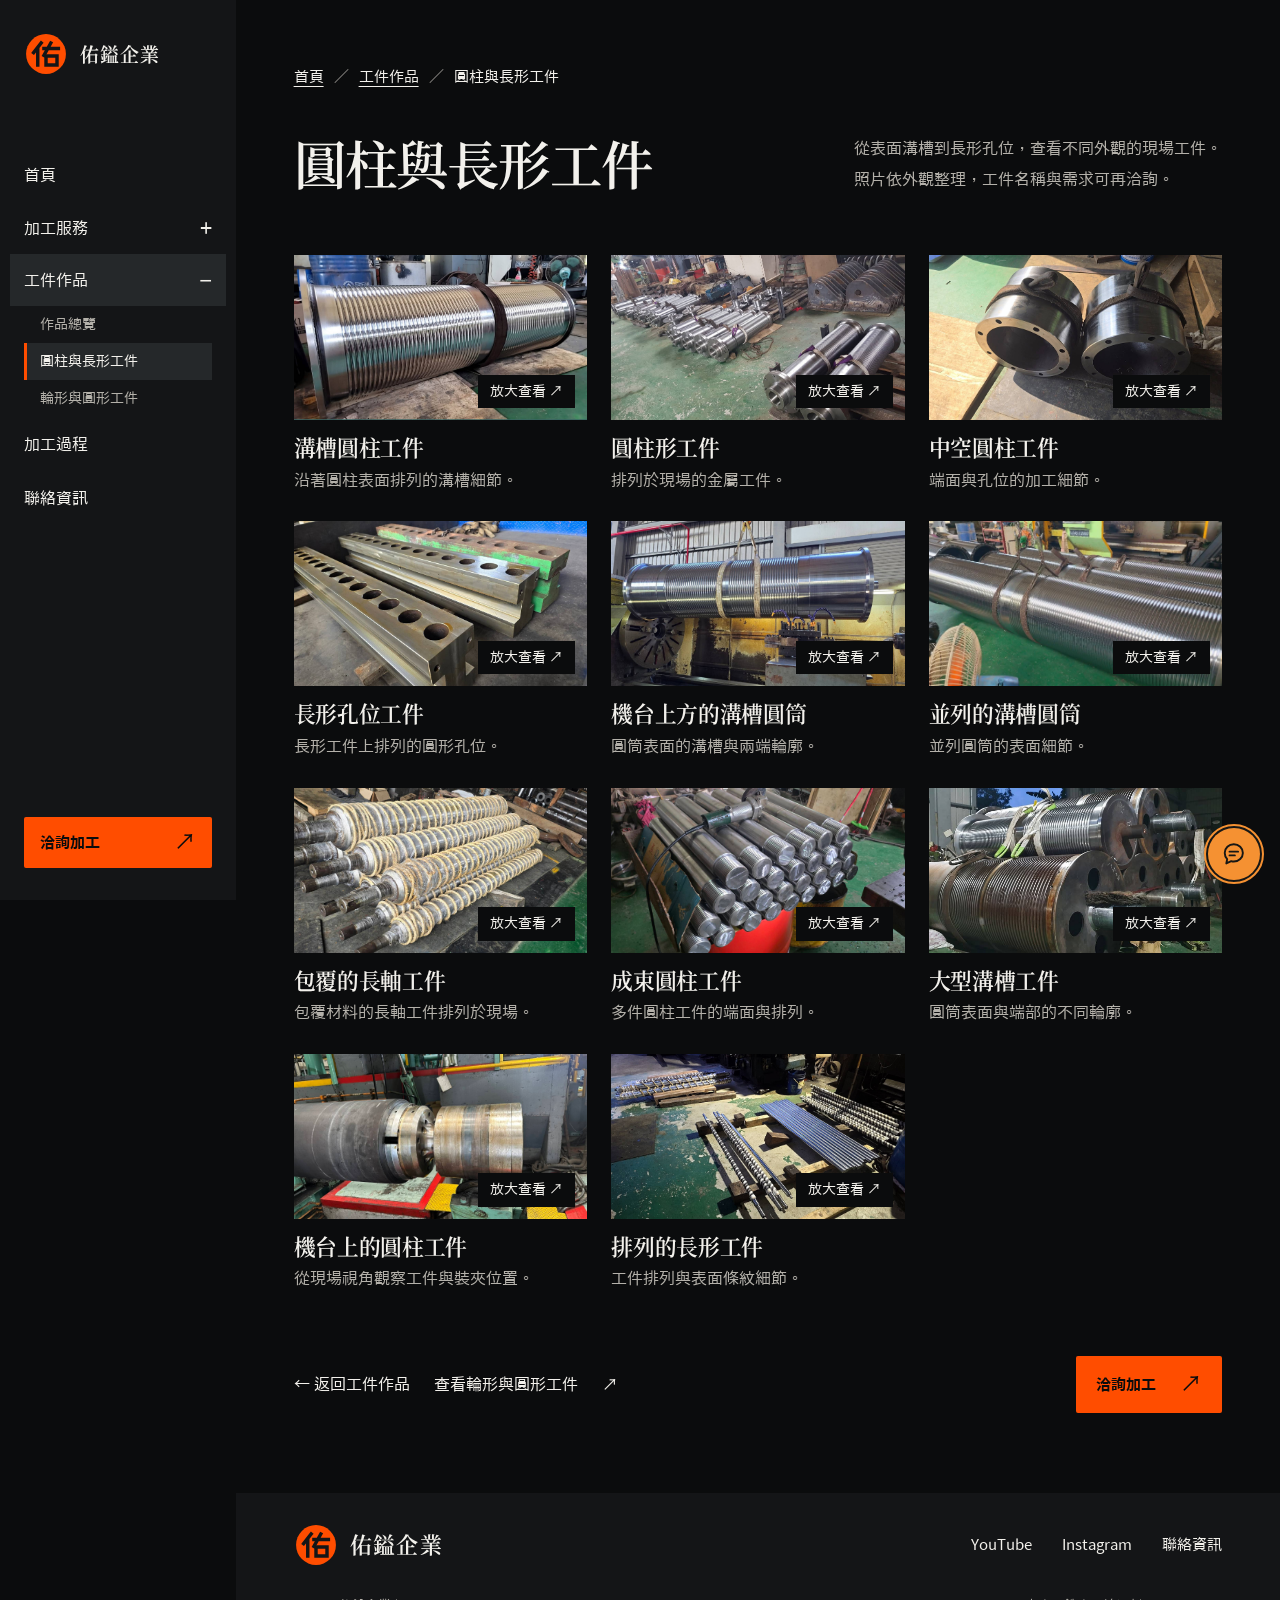
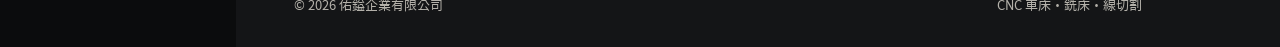
<file: work-cylindrical.html>
<!doctype html>
<html lang="zh-Hant">
<head>
  <meta charset="utf-8">
  <meta name="viewport" content="width=device-width, initial-scale=1">
  <meta name="theme-color" content="#0b0c0d">
  <meta name="description" content="佑鎰企業有限公司提供車銑加工、天車滾輪製造維修與機械開發維修。透過加工影片了解工件，歡迎電話或 LINE 洽詢。">
  <meta property="og:title" content="圓柱與長形工件｜佑鎰企業有限公司">
  <meta property="og:description" content="從大型工件到加工細節，走進佑鎰的加工現場。">
  <meta property="og:type" content="website">
  <meta property="og:url" content="https://ishshue.github.io/yoyiweb/work-cylindrical.html">
  <meta property="og:image" content="https://i.ytimg.com/vi/tw3LlQn-qcg/maxresdefault.jpg">
  <link rel="canonical" href="https://ishshue.github.io/yoyiweb/work-cylindrical.html">
  <title>圓柱與長形工件｜佑鎰企業有限公司</title>
  <link rel="icon" href="./favicon.svg" type="image/svg+xml">
  <link rel="preconnect" href="https://i.ytimg.com">
  <link rel="preload" href="./fonts/source-han-serif-tw.woff2" as="font" type="font/woff2" crossorigin>
  <link rel="stylesheet" href="./fonts/fonts.css">
  <link rel="stylesheet" href="./styles.css">
  <link rel="stylesheet" href="./portfolio.css">
  <link rel="stylesheet" href="./material-update.css">
  <link rel="stylesheet" href="./brand.css">
  <link rel="stylesheet" href="./company-update.css">
  <link rel="stylesheet" href="./floating-contact.css">
  <link rel="stylesheet" href="./loader.css">
  <link rel="stylesheet" href="./pages-content.css">
  <link rel="stylesheet" href="./navigation.css">
  <link rel="stylesheet" href="./tree-navigation.css">
  <link rel="stylesheet" href="./work-interactions.css">
  <link rel="stylesheet" href="./work-tree.css">
  <script src="./app.js" defer></script>
  <script src="./work-interactions.js" defer></script>
  <script src="./floating-contact.js" defer></script>
<noscript><style>@media(max-width:1000px){.mobile-nav[hidden]{display:grid!important;position:static}.menu-toggle{display:none}}</style></noscript>
</head>
<body>
  <a class="skip-link" href="#main">跳至主要內容</a>
  <header class="site-header"><div class="header-inner frame">
    <a class="wordmark" href="./index.html" aria-label="佑鎰企業，回到首頁"><img class="brand-icon" src="./assets/yo-yi-icon.svg" alt="" width="44" height="44"><span>佑鎰企業</span></a>
    <nav class="desktop-nav" aria-label="主要導覽"><a href="./index.html">首頁</a><details class="nav-tree-group"><summary>加工服務</summary><div class="nav-tree-children"><a href="./services.html">服務總覽</a><a href="./service-turning.html">CNC 車床加工</a><a href="./service-milling.html">銑床與孔位加工</a><a href="./service-wire.html">線切割加工</a><a href="./service-wheel.html">天車滾輪製造與維修</a><a href="./service-repair.html">機械開發與加工維修</a></div></details><details class="nav-tree-group is-current-branch" open><summary>工件作品</summary><div class="nav-tree-children"><a href="./work.html">作品總覽</a><a href="./work-cylindrical.html" aria-current="page">圓柱與長形工件</a><a href="./work-round.html">輪形與圓形工件</a></div></details><a href="./process.html">加工過程</a><a href="./contact.html">聯絡資訊</a></nav>
    <a class="button header-contact" href="./contact.html">洽詢加工 <span aria-hidden="true">↗</span></a>
    <button class="menu-toggle" aria-expanded="false" aria-controls="mobile-nav" aria-label="開啟導覽選單"><span></span><span></span></button>
    </div><nav id="mobile-nav" class="mobile-nav" aria-label="手機導覽" hidden><a href="./index.html">首頁</a><details class="nav-tree-group"><summary>加工服務</summary><div class="nav-tree-children"><a href="./services.html">服務總覽</a><a href="./service-turning.html">CNC 車床加工</a><a href="./service-milling.html">銑床與孔位加工</a><a href="./service-wire.html">線切割加工</a><a href="./service-wheel.html">天車滾輪製造與維修</a><a href="./service-repair.html">機械開發與加工維修</a></div></details><details class="nav-tree-group is-current-branch" open><summary>工件作品</summary><div class="nav-tree-children"><a href="./work.html">作品總覽</a><a href="./work-cylindrical.html" aria-current="page">圓柱與長形工件</a><a href="./work-round.html">輪形與圓形工件</a></div></details><a href="./process.html">加工過程</a><a href="./contact.html">聯絡資訊</a></nav></header>

  <main id="main" class="inner-page inner-page--work work-branch">
    <section class="work-section section frame" aria-labelledby="work-heading">
      <nav class="work-breadcrumb" aria-label="階層位置"><a href="./index.html">首頁</a><span aria-hidden="true">／</span><a href="./work.html">工件作品</a><span aria-hidden="true">／</span><span aria-current="page">圓柱與長形工件</span></nav>
      <div class="section-heading"><h1 id="work-heading">圓柱與長形工件</h1><p>從表面溝槽到長形孔位，查看不同外觀的現場工件。<br>照片依外觀整理，工件名稱與需求可再洽詢。</p></div>
      <div class="portfolio-grid">
        <figure class="portfolio-item portfolio-feature">
          <a class="portfolio-open" href="./assets/portfolio/3493162_0.jpg" aria-label="放大查看：溝槽圓柱工件"><img src="./assets/portfolio/3493162_0.jpg" alt="表面帶有密集溝槽的長圓柱形金屬工件" width="1280" height="960" loading="lazy"><span aria-hidden="true">放大查看 ↗</span></a>
          <figcaption><h3>溝槽圓柱工件</h3><p>沿著圓柱表面排列的溝槽細節。</p></figcaption>
        </figure>
        <figure class="portfolio-item">
          <a class="portfolio-open" href="./assets/portfolio/3493175_0.jpg" aria-label="放大查看：圓柱形工件"><img src="./assets/portfolio/3493175_0.jpg" alt="現場排列的多支圓柱形金屬工件" width="1280" height="960" loading="lazy"><span aria-hidden="true">放大查看 ↗</span></a>
          <figcaption><h3>圓柱形工件</h3><p>排列於現場的金屬工件。</p></figcaption>
        </figure>
        <figure class="portfolio-item">
          <a class="portfolio-open" href="./assets/portfolio/3493159_0.jpg" aria-label="放大查看：中空圓柱工件"><img src="./assets/portfolio/3493159_0.jpg" alt="兩件帶有端面孔位的中空圓柱形金屬工件" width="1280" height="960" loading="lazy"><span aria-hidden="true">放大查看 ↗</span></a>
          <figcaption><h3>中空圓柱工件</h3><p>端面與孔位的加工細節。</p></figcaption>
        </figure>
        <figure class="portfolio-item">
          <a class="portfolio-open" href="./assets/portfolio/3493138_0.jpg" aria-label="放大查看：長形孔位工件"><img src="./assets/portfolio/3493138_0.jpg" alt="多件帶有一排圓孔的長形金屬工件" width="1280" height="960" loading="lazy"><span aria-hidden="true">放大查看 ↗</span></a>
          <figcaption><h3>長形孔位工件</h3><p>長形工件上排列的圓形孔位。</p></figcaption>
        </figure>
        <figure class="portfolio-item">
          <a class="portfolio-open" href="./assets/portfolio/3493140_0.jpg" aria-label="放大查看：機台上方的溝槽圓筒"><img src="./assets/portfolio/3493140_0.jpg" alt="吊帶懸掛於機台上方的大型溝槽圓筒工件" width="1705" height="960" loading="lazy" decoding="async"><span aria-hidden="true">放大查看 ↗</span></a>
          <figcaption><h3>機台上方的溝槽圓筒</h3><p>圓筒表面的溝槽與兩端輪廓。</p></figcaption>
        </figure>
        <figure class="portfolio-item">
          <a class="portfolio-open" href="./assets/portfolio/3493150_0.jpg" aria-label="放大查看：並列的溝槽圓筒"><img src="./assets/portfolio/3493150_0.jpg" alt="多支帶密集溝槽的長圓筒並列放置" width="1632" height="753" loading="lazy" decoding="async"><span aria-hidden="true">放大查看 ↗</span></a>
          <figcaption><h3>並列的溝槽圓筒</h3><p>並列圓筒的表面細節。</p></figcaption>
        </figure>
        <figure class="portfolio-item">
          <a class="portfolio-open" href="./assets/portfolio/3493164_0.jpg" aria-label="放大查看：包覆的長軸工件"><img src="./assets/portfolio/3493164_0.jpg" alt="多支包覆保護材料的長軸工件並列" width="1883" height="870" loading="lazy" decoding="async"><span aria-hidden="true">放大查看 ↗</span></a>
          <figcaption><h3>包覆的長軸工件</h3><p>包覆材料的長軸工件排列於現場。</p></figcaption>
        </figure>
        <figure class="portfolio-item">
          <a class="portfolio-open" href="./assets/portfolio/3493165_0.jpg" aria-label="放大查看：成束圓柱工件"><img src="./assets/portfolio/3493165_0.jpg" alt="成束並列的長圓柱金屬工件" width="1883" height="870" loading="lazy" decoding="async"><span aria-hidden="true">放大查看 ↗</span></a>
          <figcaption><h3>成束圓柱工件</h3><p>多件圓柱工件的端面與排列。</p></figcaption>
        </figure>
        <figure class="portfolio-item">
          <a class="portfolio-open" href="./assets/portfolio/3493169_0.jpg" aria-label="放大查看：大型溝槽工件"><img src="./assets/portfolio/3493169_0.jpg" alt="不同輪廓的大型溝槽圓柱工件並列於現場" width="1352" height="640" loading="lazy" decoding="async"><span aria-hidden="true">放大查看 ↗</span></a>
          <figcaption><h3>大型溝槽工件</h3><p>圓筒表面與端部的不同輪廓。</p></figcaption>
        </figure>
        <figure class="portfolio-item">
          <a class="portfolio-open" href="./assets/portfolio/3493176_0.jpg" aria-label="放大查看：機台上的圓柱工件"><img src="./assets/portfolio/3493176_0.jpg" alt="裝夾於機台中的長圓柱金屬工件" width="1477" height="1108" loading="lazy" decoding="async"><span aria-hidden="true">放大查看 ↗</span></a>
          <figcaption><h3>機台上的圓柱工件</h3><p>從現場視角觀察工件與裝夾位置。</p></figcaption>
        </figure>
        <figure class="portfolio-item">
          <a class="portfolio-open" href="./assets/portfolio/3493190_0.jpg" aria-label="放大查看：排列的長形工件"><img src="./assets/portfolio/3493190_0.jpg" alt="現場排列的長桿與條紋狀圓柱工件" width="1706" height="960" loading="lazy" decoding="async"><span aria-hidden="true">放大查看 ↗</span></a>
          <figcaption><h3>排列的長形工件</h3><p>工件排列與表面條紋細節。</p></figcaption>
        </figure>
      </div>
      <div class="work-branch-links"><a class="text-link" href="./work.html">← 返回工件作品</a><a class="text-link" href="./work-round.html">查看輪形與圓形工件 <span aria-hidden="true">↗</span></a><a class="button" href="./contact.html">洽詢加工 <span aria-hidden="true">↗</span></a></div>
    </section>
  </main>

  <dialog class="work-viewer" aria-labelledby="work-viewer-title" aria-describedby="work-viewer-description">
    <div class="work-viewer__inner">
      <div class="work-viewer__top"><span>工件作品</span><button class="work-viewer__close" type="button" aria-label="關閉圖片檢視" autofocus>關閉 <span aria-hidden="true">×</span></button></div>
      <div class="work-viewer__image"><img alt=""></div>
      <div class="work-viewer__bottom">
        <div aria-live="polite" aria-atomic="true"><h2 id="work-viewer-title"></h2><p id="work-viewer-description"></p></div>
        <div class="work-viewer__controls"><button class="work-viewer__previous" type="button" aria-label="上一張工件照片">← 上一張</button><span class="work-viewer__position" aria-live="polite"></span><button class="work-viewer__next" type="button" aria-label="下一張工件照片">下一張 →</button></div>
      </div>
    </div>
  </dialog>

  <footer class="site-footer compact-footer frame"><div class="footer-top"><a class="wordmark" href="./index.html"><img class="brand-icon" src="./assets/yo-yi-icon.svg" alt="" width="44" height="44"><span>佑鎰企業</span></a><div><a href="https://www.youtube.com/@yo-yi" target="_blank" rel="noopener noreferrer">YouTube</a><a href="https://www.instagram.com/trontalshue/" target="_blank" rel="noopener noreferrer">Instagram</a><a href="./contact.html">聯絡資訊</a></div></div><div class="footer-bottom"><span>© 2026 佑鎰企業有限公司</span><span>CNC 車床・銑床・線切割</span></div></footer>
</body>
</html>
</file>
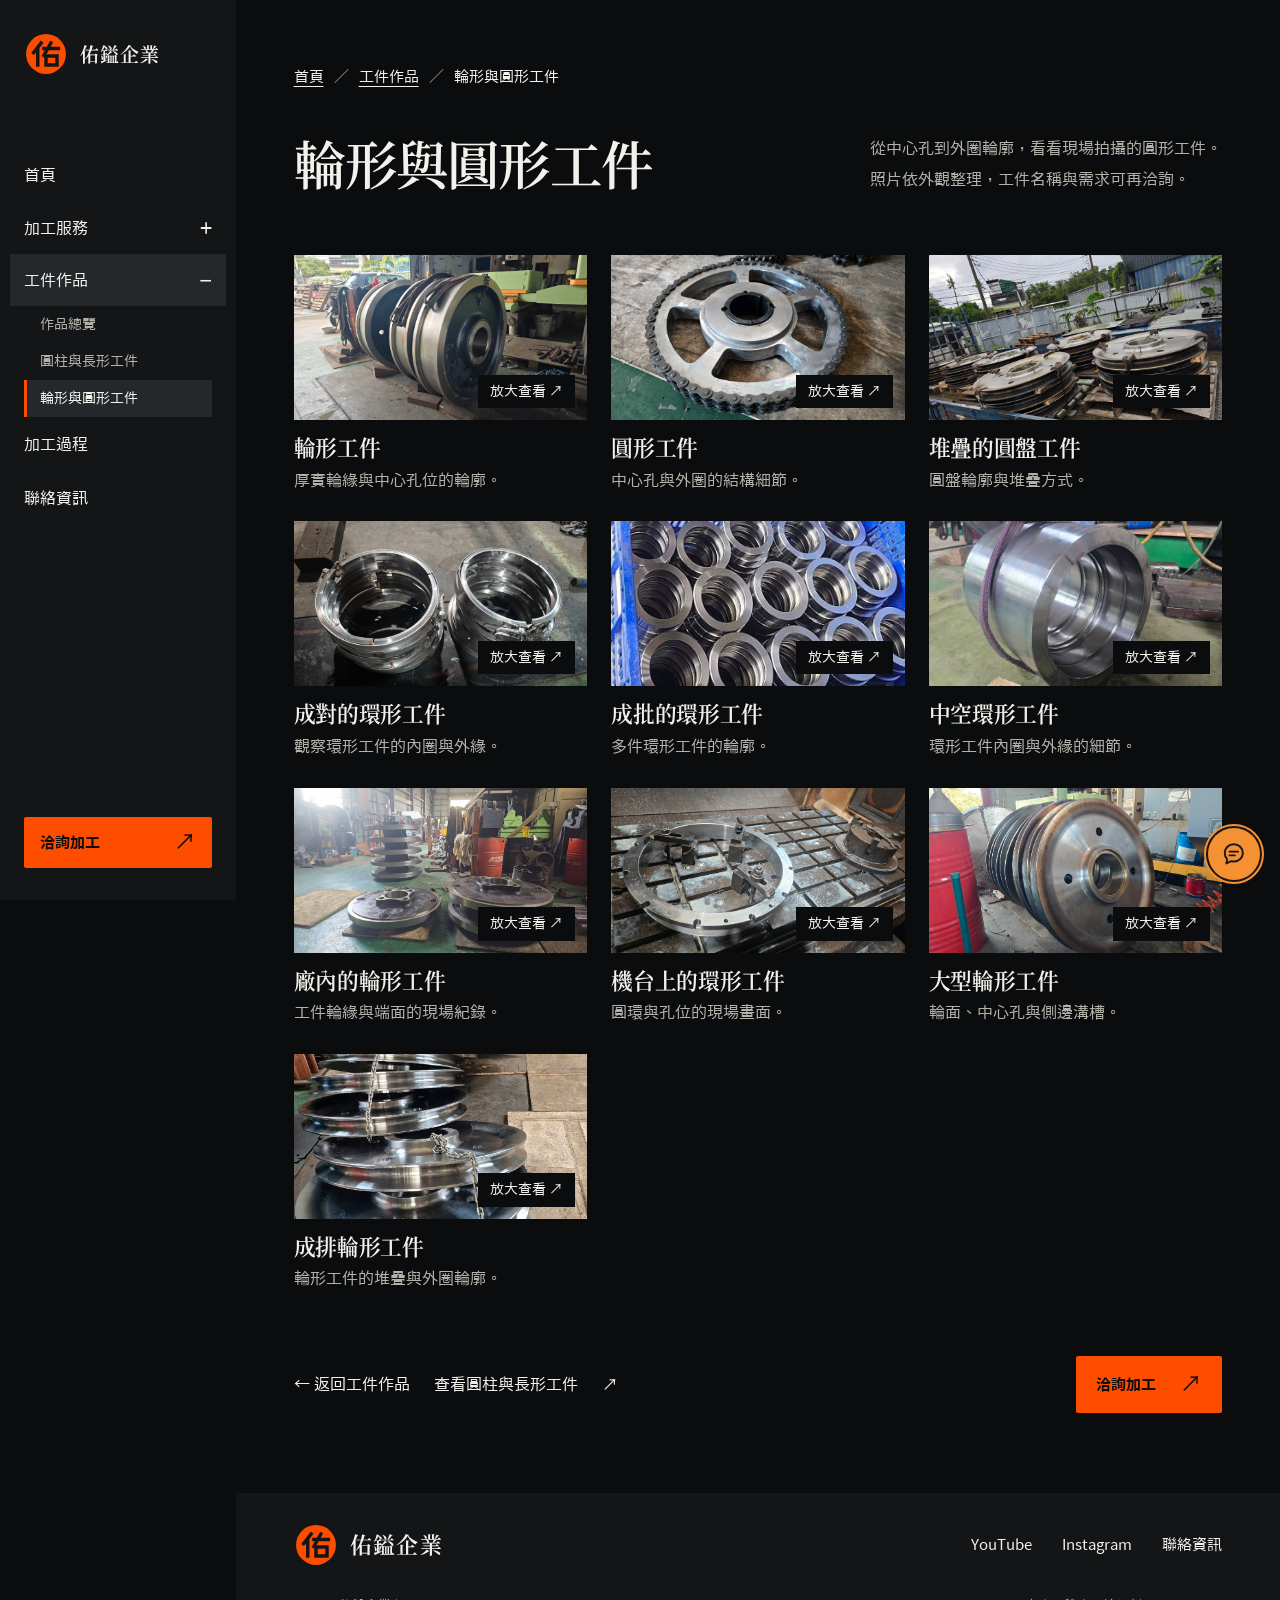
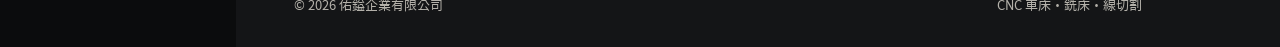
<file: work-round.html>
<!doctype html>
<html lang="zh-Hant">
<head>
  <meta charset="utf-8">
  <meta name="viewport" content="width=device-width, initial-scale=1">
  <meta name="theme-color" content="#0b0c0d">
  <meta name="description" content="佑鎰企業有限公司提供車銑加工、天車滾輪製造維修與機械開發維修。透過加工影片了解工件，歡迎電話或 LINE 洽詢。">
  <meta property="og:title" content="輪形與圓形工件｜佑鎰企業有限公司">
  <meta property="og:description" content="從大型工件到加工細節，走進佑鎰的加工現場。">
  <meta property="og:type" content="website">
  <meta property="og:url" content="https://ishshue.github.io/yoyiweb/work-round.html">
  <meta property="og:image" content="https://i.ytimg.com/vi/tw3LlQn-qcg/maxresdefault.jpg">
  <link rel="canonical" href="https://ishshue.github.io/yoyiweb/work-round.html">
  <title>輪形與圓形工件｜佑鎰企業有限公司</title>
  <link rel="icon" href="./favicon.svg" type="image/svg+xml">
  <link rel="preconnect" href="https://i.ytimg.com">
  <link rel="preload" href="./fonts/source-han-serif-tw.woff2" as="font" type="font/woff2" crossorigin>
  <link rel="stylesheet" href="./fonts/fonts.css">
  <link rel="stylesheet" href="./styles.css">
  <link rel="stylesheet" href="./portfolio.css">
  <link rel="stylesheet" href="./material-update.css">
  <link rel="stylesheet" href="./brand.css">
  <link rel="stylesheet" href="./company-update.css">
  <link rel="stylesheet" href="./floating-contact.css">
  <link rel="stylesheet" href="./loader.css">
  <link rel="stylesheet" href="./pages-content.css">
  <link rel="stylesheet" href="./navigation.css">
  <link rel="stylesheet" href="./tree-navigation.css">
  <link rel="stylesheet" href="./work-interactions.css">
  <link rel="stylesheet" href="./work-tree.css">
  <script src="./app.js" defer></script>
  <script src="./work-interactions.js" defer></script>
  <script src="./floating-contact.js" defer></script>
<noscript><style>@media(max-width:1000px){.mobile-nav[hidden]{display:grid!important;position:static}.menu-toggle{display:none}}</style></noscript>
</head>
<body>
  <a class="skip-link" href="#main">跳至主要內容</a>
  <header class="site-header"><div class="header-inner frame">
    <a class="wordmark" href="./index.html" aria-label="佑鎰企業，回到首頁"><img class="brand-icon" src="./assets/yo-yi-icon.svg" alt="" width="44" height="44"><span>佑鎰企業</span></a>
    <nav class="desktop-nav" aria-label="主要導覽"><a href="./index.html">首頁</a><details class="nav-tree-group"><summary>加工服務</summary><div class="nav-tree-children"><a href="./services.html">服務總覽</a><a href="./service-turning.html">CNC 車床加工</a><a href="./service-milling.html">銑床與孔位加工</a><a href="./service-wire.html">線切割加工</a><a href="./service-wheel.html">天車滾輪製造與維修</a><a href="./service-repair.html">機械開發與加工維修</a></div></details><details class="nav-tree-group is-current-branch" open><summary>工件作品</summary><div class="nav-tree-children"><a href="./work.html">作品總覽</a><a href="./work-cylindrical.html">圓柱與長形工件</a><a href="./work-round.html" aria-current="page">輪形與圓形工件</a></div></details><a href="./process.html">加工過程</a><a href="./contact.html">聯絡資訊</a></nav>
    <a class="button header-contact" href="./contact.html">洽詢加工 <span aria-hidden="true">↗</span></a>
    <button class="menu-toggle" aria-expanded="false" aria-controls="mobile-nav" aria-label="開啟導覽選單"><span></span><span></span></button>
    </div><nav id="mobile-nav" class="mobile-nav" aria-label="手機導覽" hidden><a href="./index.html">首頁</a><details class="nav-tree-group"><summary>加工服務</summary><div class="nav-tree-children"><a href="./services.html">服務總覽</a><a href="./service-turning.html">CNC 車床加工</a><a href="./service-milling.html">銑床與孔位加工</a><a href="./service-wire.html">線切割加工</a><a href="./service-wheel.html">天車滾輪製造與維修</a><a href="./service-repair.html">機械開發與加工維修</a></div></details><details class="nav-tree-group is-current-branch" open><summary>工件作品</summary><div class="nav-tree-children"><a href="./work.html">作品總覽</a><a href="./work-cylindrical.html">圓柱與長形工件</a><a href="./work-round.html" aria-current="page">輪形與圓形工件</a></div></details><a href="./process.html">加工過程</a><a href="./contact.html">聯絡資訊</a></nav></header>

  <main id="main" class="inner-page inner-page--work work-branch">
    <section class="work-section section frame" aria-labelledby="work-heading">
      <nav class="work-breadcrumb" aria-label="階層位置"><a href="./index.html">首頁</a><span aria-hidden="true">／</span><a href="./work.html">工件作品</a><span aria-hidden="true">／</span><span aria-current="page">輪形與圓形工件</span></nav>
      <div class="section-heading"><h1 id="work-heading">輪形與圓形工件</h1><p>從中心孔到外圈輪廓，看看現場拍攝的圓形工件。<br>照片依外觀整理，工件名稱與需求可再洽詢。</p></div>
      <div class="portfolio-grid">
        <figure class="portfolio-item portfolio-feature">
          <a class="portfolio-open" href="./assets/portfolio/3493199_0.jpg" aria-label="放大查看：輪形工件"><img src="./assets/portfolio/3493199_0.jpg" alt="現場擺放的大型輪形金屬工件" width="1280" height="960" loading="lazy"><span aria-hidden="true">放大查看 ↗</span></a>
          <figcaption><h3>輪形工件</h3><p>厚實輪緣與中心孔位的輪廓。</p></figcaption>
        </figure>
        <figure class="portfolio-item">
          <a class="portfolio-open" href="./assets/portfolio/3493142_0.jpg" aria-label="放大查看：圓形工件"><img src="./assets/portfolio/3493142_0.jpg" alt="外圍帶有鏈條的圓形金屬工件" width="1280" height="960" loading="lazy"><span aria-hidden="true">放大查看 ↗</span></a>
          <figcaption><h3>圓形工件</h3><p>中心孔與外圈的結構細節。</p></figcaption>
        </figure>
        <figure class="portfolio-item">
          <a class="portfolio-open" href="./assets/portfolio/3493141_0.jpg" aria-label="放大查看：堆疊的圓盤工件"><img src="./assets/portfolio/3493141_0.jpg" alt="戶外堆疊的多件大型圓盤狀工件" width="1705" height="960" loading="lazy" decoding="async"><span aria-hidden="true">放大查看 ↗</span></a>
          <figcaption><h3>堆疊的圓盤工件</h3><p>圓盤輪廓與堆疊方式。</p></figcaption>
        </figure>
        <figure class="portfolio-item">
          <a class="portfolio-open" href="./assets/portfolio/3493143_0.jpg" aria-label="放大查看：成對的環形工件"><img src="./assets/portfolio/3493143_0.jpg" alt="並排放置的兩件金屬環形工件" width="1705" height="960" loading="lazy" decoding="async"><span aria-hidden="true">放大查看 ↗</span></a>
          <figcaption><h3>成對的環形工件</h3><p>觀察環形工件的內圈與外緣。</p></figcaption>
        </figure>
        <figure class="portfolio-item">
          <a class="portfolio-open" href="./assets/portfolio/3493147_0.jpg" aria-label="放大查看：成批的環形工件"><img src="./assets/portfolio/3493147_0.jpg" alt="籃中排列著多件環形金屬工件" width="687" height="665" loading="lazy" decoding="async"><span aria-hidden="true">放大查看 ↗</span></a>
          <figcaption><h3>成批的環形工件</h3><p>多件環形工件的輪廓。</p></figcaption>
        </figure>
        <figure class="portfolio-item">
          <a class="portfolio-open" href="./assets/portfolio/3493161_0.jpg" aria-label="放大查看：中空環形工件"><img src="./assets/portfolio/3493161_0.jpg" alt="現場一件帶有多層內圈的大型中空環形工件" width="1883" height="870" loading="lazy" decoding="async"><span aria-hidden="true">放大查看 ↗</span></a>
          <figcaption><h3>中空環形工件</h3><p>環形工件內圈與外緣的細節。</p></figcaption>
        </figure>
        <figure class="portfolio-item">
          <a class="portfolio-open" href="./assets/portfolio/3493149_0.jpg" aria-label="放大查看：廠內的輪形工件"><img src="./assets/portfolio/3493149_0.jpg" alt="廠內多件堆放與排列的輪形工件" width="1706" height="960" loading="lazy" decoding="async"><span aria-hidden="true">放大查看 ↗</span></a>
          <figcaption><h3>廠內的輪形工件</h3><p>工件輪緣與端面的現場紀錄。</p></figcaption>
        </figure>
        <figure class="portfolio-item">
          <a class="portfolio-open" href="./assets/portfolio/3493181_0.jpg" aria-label="放大查看：機台上的環形工件"><img src="./assets/portfolio/3493181_0.jpg" alt="放置在機台工作檯上的帶孔圓環工件" width="1705" height="960" loading="lazy" decoding="async"><span aria-hidden="true">放大查看 ↗</span></a>
          <figcaption><h3>機台上的環形工件</h3><p>圓環與孔位的現場畫面。</p></figcaption>
        </figure>
        <figure class="portfolio-item">
          <a class="portfolio-open" href="./assets/portfolio/3493196_0.jpg" aria-label="放大查看：大型輪形工件"><img src="./assets/portfolio/3493196_0.jpg" alt="現場大型輪形工件，端面有中心孔與周圍孔位" width="1705" height="960" loading="lazy" decoding="async"><span aria-hidden="true">放大查看 ↗</span></a>
          <figcaption><h3>大型輪形工件</h3><p>輪面、中心孔與側邊溝槽。</p></figcaption>
        </figure>
        <figure class="portfolio-item">
          <a class="portfolio-open" href="./assets/portfolio/3493198_0.jpg" aria-label="放大查看：成排輪形工件"><img src="./assets/portfolio/3493198_0.jpg" alt="多件金屬輪形工件在現場排列堆疊" width="960" height="1705" loading="lazy" decoding="async"><span aria-hidden="true">放大查看 ↗</span></a>
          <figcaption><h3>成排輪形工件</h3><p>輪形工件的堆疊與外圈輪廓。</p></figcaption>
        </figure>
      </div>
      <div class="work-branch-links"><a class="text-link" href="./work.html">← 返回工件作品</a><a class="text-link" href="./work-cylindrical.html">查看圓柱與長形工件 <span aria-hidden="true">↗</span></a><a class="button" href="./contact.html">洽詢加工 <span aria-hidden="true">↗</span></a></div>
    </section>
  </main>

  <dialog class="work-viewer" aria-labelledby="work-viewer-title" aria-describedby="work-viewer-description">
    <div class="work-viewer__inner">
      <div class="work-viewer__top"><span>工件作品</span><button class="work-viewer__close" type="button" aria-label="關閉圖片檢視" autofocus>關閉 <span aria-hidden="true">×</span></button></div>
      <div class="work-viewer__image"><img alt=""></div>
      <div class="work-viewer__bottom">
        <div aria-live="polite" aria-atomic="true"><h2 id="work-viewer-title"></h2><p id="work-viewer-description"></p></div>
        <div class="work-viewer__controls"><button class="work-viewer__previous" type="button" aria-label="上一張工件照片">← 上一張</button><span class="work-viewer__position" aria-live="polite"></span><button class="work-viewer__next" type="button" aria-label="下一張工件照片">下一張 →</button></div>
      </div>
    </div>
  </dialog>

  <footer class="site-footer compact-footer frame"><div class="footer-top"><a class="wordmark" href="./index.html"><img class="brand-icon" src="./assets/yo-yi-icon.svg" alt="" width="44" height="44"><span>佑鎰企業</span></a><div><a href="https://www.youtube.com/@yo-yi" target="_blank" rel="noopener noreferrer">YouTube</a><a href="https://www.instagram.com/trontalshue/" target="_blank" rel="noopener noreferrer">Instagram</a><a href="./contact.html">聯絡資訊</a></div></div><div class="footer-bottom"><span>© 2026 佑鎰企業有限公司</span><span>CNC 車床・銑床・線切割</span></div></footer>
</body>
</html>
</file>
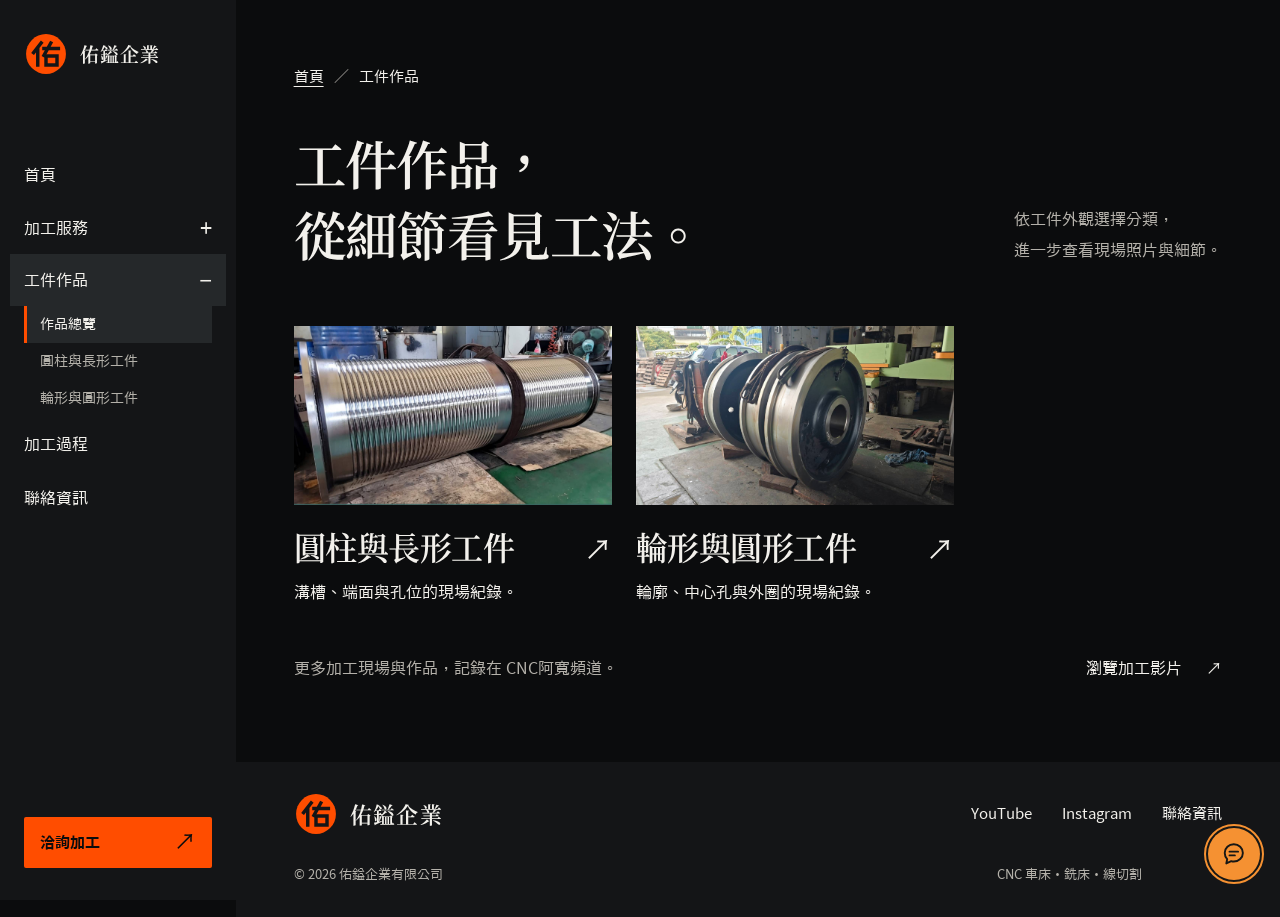
<file: work.html>
<!doctype html>
<html lang="zh-Hant">
<head>
  <meta charset="utf-8">
  <meta name="viewport" content="width=device-width, initial-scale=1">
  <meta name="theme-color" content="#0b0c0d">
  <meta name="description" content="佑鎰企業有限公司提供車銑加工、天車滾輪製造維修與機械開發維修。透過加工影片了解工件，歡迎電話或 LINE 洽詢。">
  <meta property="og:title" content="工件作品｜佑鎰企業有限公司">
  <meta property="og:description" content="從大型工件到加工細節，走進佑鎰的加工現場。">
  <meta property="og:type" content="website">
  <meta property="og:url" content="https://ishshue.github.io/yoyiweb/work.html">
  <meta property="og:image" content="https://i.ytimg.com/vi/tw3LlQn-qcg/maxresdefault.jpg">
  <link rel="canonical" href="https://ishshue.github.io/yoyiweb/work.html">
  <title>工件作品｜佑鎰企業有限公司</title>
  <link rel="icon" href="./favicon.svg" type="image/svg+xml">
  <link rel="preconnect" href="https://i.ytimg.com">
  <link rel="preload" href="./fonts/source-han-serif-tw.woff2" as="font" type="font/woff2" crossorigin>
  <link rel="stylesheet" href="./fonts/fonts.css">
  <link rel="stylesheet" href="./styles.css">
  <link rel="stylesheet" href="./portfolio.css">
  <link rel="stylesheet" href="./material-update.css">
  <link rel="stylesheet" href="./brand.css">
  <link rel="stylesheet" href="./company-update.css">
  <link rel="stylesheet" href="./floating-contact.css">
  <link rel="stylesheet" href="./loader.css">
  <link rel="stylesheet" href="./pages-content.css">
  <link rel="stylesheet" href="./navigation.css">
  <link rel="stylesheet" href="./tree-navigation.css">
  <link rel="stylesheet" href="./work-interactions.css">
  <link rel="stylesheet" href="./work-tree.css">
  <script src="./app.js" defer></script>
  <script src="./work-interactions.js" defer></script>
  <script src="./floating-contact.js" defer></script>
<noscript><style>@media(max-width:1000px){.mobile-nav[hidden]{display:grid!important;position:static}.menu-toggle{display:none}}</style></noscript>
</head>
<body>
  <a class="skip-link" href="#main">跳至主要內容</a>
  <header class="site-header"><div class="header-inner frame">
    <a class="wordmark" href="./index.html" aria-label="佑鎰企業，回到首頁"><img class="brand-icon" src="./assets/yo-yi-icon.svg" alt="" width="44" height="44"><span>佑鎰企業</span></a>
    <nav class="desktop-nav" aria-label="主要導覽"><a href="./index.html">首頁</a><details class="nav-tree-group"><summary>加工服務</summary><div class="nav-tree-children"><a href="./services.html">服務總覽</a><a href="./service-turning.html">CNC 車床加工</a><a href="./service-milling.html">銑床與孔位加工</a><a href="./service-wire.html">線切割加工</a><a href="./service-wheel.html">天車滾輪製造與維修</a><a href="./service-repair.html">機械開發與加工維修</a></div></details><details class="nav-tree-group is-current-branch" open><summary>工件作品</summary><div class="nav-tree-children"><a href="./work.html" aria-current="page">作品總覽</a><a href="./work-cylindrical.html">圓柱與長形工件</a><a href="./work-round.html">輪形與圓形工件</a></div></details><a href="./process.html">加工過程</a><a href="./contact.html">聯絡資訊</a></nav>
    <a class="button header-contact" href="./contact.html">洽詢加工 <span aria-hidden="true">↗</span></a>
    <button class="menu-toggle" aria-expanded="false" aria-controls="mobile-nav" aria-label="開啟導覽選單"><span></span><span></span></button>
    </div><nav id="mobile-nav" class="mobile-nav" aria-label="手機導覽" hidden><a href="./index.html">首頁</a><details class="nav-tree-group"><summary>加工服務</summary><div class="nav-tree-children"><a href="./services.html">服務總覽</a><a href="./service-turning.html">CNC 車床加工</a><a href="./service-milling.html">銑床與孔位加工</a><a href="./service-wire.html">線切割加工</a><a href="./service-wheel.html">天車滾輪製造與維修</a><a href="./service-repair.html">機械開發與加工維修</a></div></details><details class="nav-tree-group is-current-branch" open><summary>工件作品</summary><div class="nav-tree-children"><a href="./work.html" aria-current="page">作品總覽</a><a href="./work-cylindrical.html">圓柱與長形工件</a><a href="./work-round.html">輪形與圓形工件</a></div></details><a href="./process.html">加工過程</a><a href="./contact.html">聯絡資訊</a></nav></header>

  <main id="main" class="inner-page inner-page--work work-index">
    <section id="work" class="work-section section frame" aria-labelledby="work-heading">
      <nav class="work-breadcrumb" aria-label="階層位置"><a href="./index.html">首頁</a><span aria-hidden="true">／</span><span aria-current="page">工件作品</span></nav>
      <div class="section-heading"><h1 id="work-heading">工件作品，<br>從細節看見工法。</h1><p>依工件外觀選擇分類，<br>進一步查看現場照片與細節。</p></div>
      <div class="work-categories">
        <a class="work-category" href="./work-cylindrical.html"><img src="./assets/portfolio/3493162_0.jpg" alt="" width="1280" height="960"><div class="work-category-copy"><div><h2>圓柱與長形工件</h2><p>溝槽、端面與孔位的現場紀錄。</p></div><span aria-hidden="true">↗</span></div></a>
        <a class="work-category" href="./work-round.html"><img src="./assets/portfolio/3493199_0.jpg" alt="" width="1280" height="960"><div class="work-category-copy"><div><h2>輪形與圓形工件</h2><p>輪廓、中心孔與外圈的現場紀錄。</p></div><span aria-hidden="true">↗</span></div></a>
      </div>
      <div class="work-more"><p>更多加工現場與作品，記錄在 CNC阿寬頻道。</p><a class="text-link" href="https://www.youtube.com/@yo-yi/videos" target="_blank" rel="noopener noreferrer">瀏覽加工影片 <span aria-hidden="true">↗</span></a></div>
    </section>
  </main>

  <footer class="site-footer compact-footer frame"><div class="footer-top"><a class="wordmark" href="./index.html"><img class="brand-icon" src="./assets/yo-yi-icon.svg" alt="" width="44" height="44"><span>佑鎰企業</span></a><div><a href="https://www.youtube.com/@yo-yi" target="_blank" rel="noopener noreferrer">YouTube</a><a href="https://www.instagram.com/trontalshue/" target="_blank" rel="noopener noreferrer">Instagram</a><a href="./contact.html">聯絡資訊</a></div></div><div class="footer-bottom"><span>© 2026 佑鎰企業有限公司</span><span>CNC 車床・銑床・線切割</span></div></footer>
</body>
</html>
</file>
<file: fonts/fonts.css>
/* Source Han Serif TW: Adobe. Taipei Sans TC: JT Foundry. Licenses alongside these files. */
@font-face{font-family:"Yo Yi Serif Web";src:url("./source-han-serif-tw.woff2") format("woff2");font-weight:200 900;font-style:normal;font-display:swap}
@font-face {
  font-family: "Yo Yi Sans Web";
  font-style: normal;
  font-weight: 400;
  font-display: swap;
  src: url("./taipei/Regular/Taipei-Sans-TC.Basic-Latin.woff2") format("woff2");
  unicode-range: U+20-7E;
}
@font-face {
  font-family: "Yo Yi Sans Web";
  font-style: normal;
  font-weight: 400;
  font-display: swap;
  src: url("./taipei/Regular/Taipei-Sans-TC.Latin-1-Supplement.woff2") format("woff2");
  unicode-range: U+A0-FF;
}
@font-face {
  font-family: "Yo Yi Sans Web";
  font-style: normal;
  font-weight: 400;
  font-display: swap;
  src: url("./taipei/Regular/Taipei-Sans-TC.General-Punctuation.woff2") format("woff2");
  unicode-range: U+2002-2003, U+2010-2016, U+2018-201A, U+201C-201E, U+2020-2022, U+2025-2027, U+2030, U+2032-2033, U+2035, U+2039-203C, U+2042, U+2047-2049, U+2051;
}
@font-face {
  font-family: "Yo Yi Sans Web";
  font-style: normal;
  font-weight: 400;
  font-display: swap;
  src: url("./taipei/Regular/Taipei-Sans-TC.Arrows.woff2") format("woff2");
  unicode-range: U+2190-2199, U+21B8-21B9, U+21C4-21C6, U+21CB-21CC, U+21D0, U+21D2, U+21D4, U+21E6-21E9, U+21F5;
}
@font-face {
  font-family: "Yo Yi Sans Web";
  font-style: normal;
  font-weight: 400;
  font-display: swap;
  src: url("./taipei/Regular/Taipei-Sans-TC.Geometric-Shapes.woff2") format("woff2");
  unicode-range: U+25A0-25AB, U+25B1-25B3, U+25B6-25B7, U+25BC-25BD, U+25C0-25C1, U+25C6-25CC, U+25CE-25D3, U+25E2-25E6, U+25EF;
}
@font-face {
  font-family: "Yo Yi Sans Web";
  font-style: normal;
  font-weight: 400;
  font-display: swap;
  src: url("./taipei/Regular/Taipei-Sans-TC.CJK-Symbols-and-Punctuation.woff2") format("woff2");
  unicode-range: U+3000-303F;
}
@font-face {
  font-family: "Yo Yi Sans Web";
  font-style: normal;
  font-weight: 400;
  font-display: swap;
  src: url("./taipei/Regular/Taipei-Sans-TC.Katakana.woff2") format("woff2");
  unicode-range: U+30A0-30FF;
}
@font-face {
  font-family: "Yo Yi Sans Web";
  font-style: normal;
  font-weight: 400;
  font-display: swap;
  src: url("./taipei/Regular/Taipei-Sans-TC.CJK-Unified-Ideographs-001.woff2") format("woff2");
  unicode-range: U+4E00-51FF;
}
@font-face {
  font-family: "Yo Yi Sans Web";
  font-style: normal;
  font-weight: 400;
  font-display: swap;
  src: url("./taipei/Regular/Taipei-Sans-TC.CJK-Unified-Ideographs-002.woff2") format("woff2");
  unicode-range: U+5200-55FF;
}
@font-face {
  font-family: "Yo Yi Sans Web";
  font-style: normal;
  font-weight: 400;
  font-display: swap;
  src: url("./taipei/Regular/Taipei-Sans-TC.CJK-Unified-Ideographs-003.woff2") format("woff2");
  unicode-range: U+5600-59FF;
}
@font-face {
  font-family: "Yo Yi Sans Web";
  font-style: normal;
  font-weight: 400;
  font-display: swap;
  src: url("./taipei/Regular/Taipei-Sans-TC.CJK-Unified-Ideographs-004.woff2") format("woff2");
  unicode-range: U+5A00-5DFF;
}
@font-face {
  font-family: "Yo Yi Sans Web";
  font-style: normal;
  font-weight: 400;
  font-display: swap;
  src: url("./taipei/Regular/Taipei-Sans-TC.CJK-Unified-Ideographs-005.woff2") format("woff2");
  unicode-range: U+5E00-61FF;
}
@font-face {
  font-family: "Yo Yi Sans Web";
  font-style: normal;
  font-weight: 400;
  font-display: swap;
  src: url("./taipei/Regular/Taipei-Sans-TC.CJK-Unified-Ideographs-006.woff2") format("woff2");
  unicode-range: U+6200-65FF;
}
@font-face {
  font-family: "Yo Yi Sans Web";
  font-style: normal;
  font-weight: 400;
  font-display: swap;
  src: url("./taipei/Regular/Taipei-Sans-TC.CJK-Unified-Ideographs-007.woff2") format("woff2");
  unicode-range: U+6600-69FF;
}
@font-face {
  font-family: "Yo Yi Sans Web";
  font-style: normal;
  font-weight: 400;
  font-display: swap;
  src: url("./taipei/Regular/Taipei-Sans-TC.CJK-Unified-Ideographs-008.woff2") format("woff2");
  unicode-range: U+6A00-6DFF;
}
@font-face {
  font-family: "Yo Yi Sans Web";
  font-style: normal;
  font-weight: 400;
  font-display: swap;
  src: url("./taipei/Regular/Taipei-Sans-TC.CJK-Unified-Ideographs-009.woff2") format("woff2");
  unicode-range: U+6E00-71FF;
}
@font-face {
  font-family: "Yo Yi Sans Web";
  font-style: normal;
  font-weight: 400;
  font-display: swap;
  src: url("./taipei/Regular/Taipei-Sans-TC.CJK-Unified-Ideographs-010.woff2") format("woff2");
  unicode-range: U+7200-75FF;
}
@font-face {
  font-family: "Yo Yi Sans Web";
  font-style: normal;
  font-weight: 400;
  font-display: swap;
  src: url("./taipei/Regular/Taipei-Sans-TC.CJK-Unified-Ideographs-011.woff2") format("woff2");
  unicode-range: U+7600-79FF;
}
@font-face {
  font-family: "Yo Yi Sans Web";
  font-style: normal;
  font-weight: 400;
  font-display: swap;
  src: url("./taipei/Regular/Taipei-Sans-TC.CJK-Unified-Ideographs-012.woff2") format("woff2");
  unicode-range: U+7A00-7DFF;
}
@font-face {
  font-family: "Yo Yi Sans Web";
  font-style: normal;
  font-weight: 400;
  font-display: swap;
  src: url("./taipei/Regular/Taipei-Sans-TC.CJK-Unified-Ideographs-013.woff2") format("woff2");
  unicode-range: U+7E00-81FF;
}
@font-face {
  font-family: "Yo Yi Sans Web";
  font-style: normal;
  font-weight: 400;
  font-display: swap;
  src: url("./taipei/Regular/Taipei-Sans-TC.CJK-Unified-Ideographs-014.woff2") format("woff2");
  unicode-range: U+8200-85FF;
}
@font-face {
  font-family: "Yo Yi Sans Web";
  font-style: normal;
  font-weight: 400;
  font-display: swap;
  src: url("./taipei/Regular/Taipei-Sans-TC.CJK-Unified-Ideographs-015.woff2") format("woff2");
  unicode-range: U+8600-89FF;
}
@font-face {
  font-family: "Yo Yi Sans Web";
  font-style: normal;
  font-weight: 400;
  font-display: swap;
  src: url("./taipei/Regular/Taipei-Sans-TC.CJK-Unified-Ideographs-016.woff2") format("woff2");
  unicode-range: U+8A00-8DFF;
}
@font-face {
  font-family: "Yo Yi Sans Web";
  font-style: normal;
  font-weight: 400;
  font-display: swap;
  src: url("./taipei/Regular/Taipei-Sans-TC.CJK-Unified-Ideographs-017.woff2") format("woff2");
  unicode-range: U+8E00-91FF;
}
@font-face {
  font-family: "Yo Yi Sans Web";
  font-style: normal;
  font-weight: 400;
  font-display: swap;
  src: url("./taipei/Regular/Taipei-Sans-TC.CJK-Unified-Ideographs-018.woff2") format("woff2");
  unicode-range: U+9200-95FF;
}
@font-face {
  font-family: "Yo Yi Sans Web";
  font-style: normal;
  font-weight: 400;
  font-display: swap;
  src: url("./taipei/Regular/Taipei-Sans-TC.CJK-Unified-Ideographs-019.woff2") format("woff2");
  unicode-range: U+9600-99FF;
}
@font-face {
  font-family: "Yo Yi Sans Web";
  font-style: normal;
  font-weight: 400;
  font-display: swap;
  src: url("./taipei/Regular/Taipei-Sans-TC.CJK-Unified-Ideographs-020.woff2") format("woff2");
  unicode-range: U+9A00-9DFF;
}
@font-face {
  font-family: "Yo Yi Sans Web";
  font-style: normal;
  font-weight: 400;
  font-display: swap;
  src: url("./taipei/Regular/Taipei-Sans-TC.CJK-Unified-Ideographs-021.woff2") format("woff2");
  unicode-range: U+9E00-9FD0;
}
@font-face {
  font-family: "Yo Yi Sans Web";
  font-style: normal;
  font-weight: 400;
  font-display: swap;
  src: url("./taipei/Regular/Taipei-Sans-TC.Halfwidth-and-Fullwidth-Forms.woff2") format("woff2");
  unicode-range: U+FF01-FFA0, U+FFE0-FFE6, U+FFE8-FFEE;
}
@font-face {
  font-family: "Yo Yi Sans Web";
  font-style: normal;
  font-weight: 700;
  font-display: swap;
  src: url("./taipei/Bold/Taipei-Sans-TC.Basic-Latin.woff2") format("woff2");
  unicode-range: U+20-7E;
}
@font-face {
  font-family: "Yo Yi Sans Web";
  font-style: normal;
  font-weight: 700;
  font-display: swap;
  src: url("./taipei/Bold/Taipei-Sans-TC.Latin-1-Supplement.woff2") format("woff2");
  unicode-range: U+A0-FF;
}
@font-face {
  font-family: "Yo Yi Sans Web";
  font-style: normal;
  font-weight: 700;
  font-display: swap;
  src: url("./taipei/Bold/Taipei-Sans-TC.General-Punctuation.woff2") format("woff2");
  unicode-range: U+2002-2003, U+2010-2016, U+2018-201A, U+201C-201E, U+2020-2022, U+2025-2027, U+2030, U+2032-2033, U+2035, U+2039-203C, U+2042, U+2047-2049, U+2051;
}
@font-face {
  font-family: "Yo Yi Sans Web";
  font-style: normal;
  font-weight: 700;
  font-display: swap;
  src: url("./taipei/Bold/Taipei-Sans-TC.Arrows.woff2") format("woff2");
  unicode-range: U+2190-2199, U+21B8-21B9, U+21C4-21C6, U+21CB-21CC, U+21D0, U+21D2, U+21D4, U+21E6-21E9, U+21F5;
}
@font-face {
  font-family: "Yo Yi Sans Web";
  font-style: normal;
  font-weight: 700;
  font-display: swap;
  src: url("./taipei/Bold/Taipei-Sans-TC.Geometric-Shapes.woff2") format("woff2");
  unicode-range: U+25A0-25AB, U+25B1-25B3, U+25B6-25B7, U+25BC-25BD, U+25C0-25C1, U+25C6-25CC, U+25CE-25D3, U+25E2-25E6, U+25EF;
}
@font-face {
  font-family: "Yo Yi Sans Web";
  font-style: normal;
  font-weight: 700;
  font-display: swap;
  src: url("./taipei/Bold/Taipei-Sans-TC.CJK-Symbols-and-Punctuation.woff2") format("woff2");
  unicode-range: U+3000-303F;
}
@font-face {
  font-family: "Yo Yi Sans Web";
  font-style: normal;
  font-weight: 700;
  font-display: swap;
  src: url("./taipei/Bold/Taipei-Sans-TC.Katakana.woff2") format("woff2");
  unicode-range: U+30A0-30FF;
}
@font-face {
  font-family: "Yo Yi Sans Web";
  font-style: normal;
  font-weight: 700;
  font-display: swap;
  src: url("./taipei/Bold/Taipei-Sans-TC.CJK-Unified-Ideographs-001.woff2") format("woff2");
  unicode-range: U+4E00-51FF;
}
@font-face {
  font-family: "Yo Yi Sans Web";
  font-style: normal;
  font-weight: 700;
  font-display: swap;
  src: url("./taipei/Bold/Taipei-Sans-TC.CJK-Unified-Ideographs-002.woff2") format("woff2");
  unicode-range: U+5200-55FF;
}
@font-face {
  font-family: "Yo Yi Sans Web";
  font-style: normal;
  font-weight: 700;
  font-display: swap;
  src: url("./taipei/Bold/Taipei-Sans-TC.CJK-Unified-Ideographs-003.woff2") format("woff2");
  unicode-range: U+5600-59FF;
}
@font-face {
  font-family: "Yo Yi Sans Web";
  font-style: normal;
  font-weight: 700;
  font-display: swap;
  src: url("./taipei/Bold/Taipei-Sans-TC.CJK-Unified-Ideographs-004.woff2") format("woff2");
  unicode-range: U+5A00-5DFF;
}
@font-face {
  font-family: "Yo Yi Sans Web";
  font-style: normal;
  font-weight: 700;
  font-display: swap;
  src: url("./taipei/Bold/Taipei-Sans-TC.CJK-Unified-Ideographs-005.woff2") format("woff2");
  unicode-range: U+5E00-61FF;
}
@font-face {
  font-family: "Yo Yi Sans Web";
  font-style: normal;
  font-weight: 700;
  font-display: swap;
  src: url("./taipei/Bold/Taipei-Sans-TC.CJK-Unified-Ideographs-006.woff2") format("woff2");
  unicode-range: U+6200-65FF;
}
@font-face {
  font-family: "Yo Yi Sans Web";
  font-style: normal;
  font-weight: 700;
  font-display: swap;
  src: url("./taipei/Bold/Taipei-Sans-TC.CJK-Unified-Ideographs-007.woff2") format("woff2");
  unicode-range: U+6600-69FF;
}
@font-face {
  font-family: "Yo Yi Sans Web";
  font-style: normal;
  font-weight: 700;
  font-display: swap;
  src: url("./taipei/Bold/Taipei-Sans-TC.CJK-Unified-Ideographs-008.woff2") format("woff2");
  unicode-range: U+6A00-6DFF;
}
@font-face {
  font-family: "Yo Yi Sans Web";
  font-style: normal;
  font-weight: 700;
  font-display: swap;
  src: url("./taipei/Bold/Taipei-Sans-TC.CJK-Unified-Ideographs-009.woff2") format("woff2");
  unicode-range: U+6E00-71FF;
}
@font-face {
  font-family: "Yo Yi Sans Web";
  font-style: normal;
  font-weight: 700;
  font-display: swap;
  src: url("./taipei/Bold/Taipei-Sans-TC.CJK-Unified-Ideographs-010.woff2") format("woff2");
  unicode-range: U+7200-75FF;
}
@font-face {
  font-family: "Yo Yi Sans Web";
  font-style: normal;
  font-weight: 700;
  font-display: swap;
  src: url("./taipei/Bold/Taipei-Sans-TC.CJK-Unified-Ideographs-011.woff2") format("woff2");
  unicode-range: U+7600-79FF;
}
@font-face {
  font-family: "Yo Yi Sans Web";
  font-style: normal;
  font-weight: 700;
  font-display: swap;
  src: url("./taipei/Bold/Taipei-Sans-TC.CJK-Unified-Ideographs-012.woff2") format("woff2");
  unicode-range: U+7A00-7DFF;
}
@font-face {
  font-family: "Yo Yi Sans Web";
  font-style: normal;
  font-weight: 700;
  font-display: swap;
  src: url("./taipei/Bold/Taipei-Sans-TC.CJK-Unified-Ideographs-013.woff2") format("woff2");
  unicode-range: U+7E00-81FF;
}
@font-face {
  font-family: "Yo Yi Sans Web";
  font-style: normal;
  font-weight: 700;
  font-display: swap;
  src: url("./taipei/Bold/Taipei-Sans-TC.CJK-Unified-Ideographs-014.woff2") format("woff2");
  unicode-range: U+8200-85FF;
}
@font-face {
  font-family: "Yo Yi Sans Web";
  font-style: normal;
  font-weight: 700;
  font-display: swap;
  src: url("./taipei/Bold/Taipei-Sans-TC.CJK-Unified-Ideographs-015.woff2") format("woff2");
  unicode-range: U+8600-89FF;
}
@font-face {
  font-family: "Yo Yi Sans Web";
  font-style: normal;
  font-weight: 700;
  font-display: swap;
  src: url("./taipei/Bold/Taipei-Sans-TC.CJK-Unified-Ideographs-016.woff2") format("woff2");
  unicode-range: U+8A00-8DFF;
}
@font-face {
  font-family: "Yo Yi Sans Web";
  font-style: normal;
  font-weight: 700;
  font-display: swap;
  src: url("./taipei/Bold/Taipei-Sans-TC.CJK-Unified-Ideographs-017.woff2") format("woff2");
  unicode-range: U+8E00-91FF;
}
@font-face {
  font-family: "Yo Yi Sans Web";
  font-style: normal;
  font-weight: 700;
  font-display: swap;
  src: url("./taipei/Bold/Taipei-Sans-TC.CJK-Unified-Ideographs-018.woff2") format("woff2");
  unicode-range: U+9200-95FF;
}
@font-face {
  font-family: "Yo Yi Sans Web";
  font-style: normal;
  font-weight: 700;
  font-display: swap;
  src: url("./taipei/Bold/Taipei-Sans-TC.CJK-Unified-Ideographs-019.woff2") format("woff2");
  unicode-range: U+9600-99FF;
}
@font-face {
  font-family: "Yo Yi Sans Web";
  font-style: normal;
  font-weight: 700;
  font-display: swap;
  src: url("./taipei/Bold/Taipei-Sans-TC.CJK-Unified-Ideographs-020.woff2") format("woff2");
  unicode-range: U+9A00-9DFF;
}
@font-face {
  font-family: "Yo Yi Sans Web";
  font-style: normal;
  font-weight: 700;
  font-display: swap;
  src: url("./taipei/Bold/Taipei-Sans-TC.CJK-Unified-Ideographs-021.woff2") format("woff2");
  unicode-range: U+9E00-9FD0;
}
@font-face {
  font-family: "Yo Yi Sans Web";
  font-style: normal;
  font-weight: 700;
  font-display: swap;
  src: url("./taipei/Bold/Taipei-Sans-TC.Halfwidth-and-Fullwidth-Forms.woff2") format("woff2");
  unicode-range: U+FF01-FFA0, U+FFE0-FFE6, U+FFE8-FFEE;
}
</file>
<file: styles.css>
:root{--bg:#0b0c0d;--surface:#141517;--raised:#1e2124;--ink:#f3f1ec;--muted:#b4b1aa;--accent:#ff4d00;--accent-hover:#ff6b1f;--font:"Archivo","Noto Sans TC","Microsoft JhengHei",sans-serif;--gutter:clamp(20px,4.5vw,72px);--content:1440px;--ease:cubic-bezier(.22,1,.36,1)}
*{box-sizing:border-box}html{scroll-behavior:smooth;scroll-padding-top:100px}body{margin:0;background:var(--bg);color:var(--ink);font-family:var(--font);font-size:16px;line-height:1.75;-webkit-font-smoothing:antialiased}::selection{background:var(--accent);color:var(--bg)}a{color:inherit;text-decoration:none}button{font:inherit;cursor:pointer}button,a{-webkit-tap-highlight-color:transparent}button{color:inherit}img{display:block;max-width:100%;object-fit:cover}h1,h2,h3,p,figure{margin:0}h1,h2,h3{text-wrap:balance}p{text-wrap:pretty}h2{font-size:clamp(34px,4.1vw,60px);font-weight:500;line-height:1.35;letter-spacing:-.035em}h3{font-size:clamp(22px,2vw,28px);font-weight:500;line-height:1.4;letter-spacing:-.025em}a:focus-visible,button:focus-visible,summary:focus-visible,[tabindex="0"]:focus-visible{outline:3px solid var(--accent);outline-offset:6px}.frame{width:100%;max-width:var(--content);padding-inline:var(--gutter);margin-inline:auto}.section{padding-block:120px}.button{display:inline-flex;align-items:center;justify-content:center;gap:24px;min-height:48px;padding:13px 20px;background:var(--accent);color:var(--bg);font-size:15px;font-weight:600;line-height:1.4;border:0;border-radius:2px;transition:background .2s,transform .2s}.button:hover{background:var(--accent-hover);transform:translateY(-2px)}.button:active{transform:translateY(0)}.button>span{font-size:22px;font-weight:400}.text-link{display:inline-flex;gap:24px;align-items:center;font-size:16px;transition:color .2s}.text-link:hover{color:var(--accent)}.text-link>span{transition:transform .2s}.text-link:hover>span{transform:translate(3px,-3px)}.skip-link{position:fixed;left:20px;top:15px;z-index:100;background:var(--ink);color:var(--bg);padding:12px 20px;transform:translateY(-160%)}.skip-link:focus{transform:none}
.site-header{position:absolute;inset:0 0 auto;z-index:20;background:var(--bg)}.header-inner{height:96px;display:flex;align-items:center;justify-content:space-between;gap:24px}.wordmark{display:inline-flex;align-items:center;gap:13px;white-space:nowrap;font-size:22px;font-weight:600;letter-spacing:.025em}.brand-icon{display:grid;place-items:center;color:var(--accent);font-family:"Archivo",sans-serif;font-weight:700;font-size:36px;line-height:1;letter-spacing:-.1em;width:34px;margin-right:3px}.desktop-nav{display:flex;gap:30px;align-items:center;font-size:15px;color:var(--muted)}.desktop-nav a:hover{color:var(--ink)}.header-contact{min-height:43px;padding:10px 16px;gap:20px}.menu-toggle{display:none;background:none;border:0;width:44px;height:44px;padding:12px}.menu-toggle span{display:block;height:2px;background:var(--ink);margin:6px 0;transition:transform .25s}.menu-toggle[aria-expanded="true"] span:first-child{transform:translateY(4px) rotate(45deg)}.menu-toggle[aria-expanded="true"] span:last-child{transform:translateY(-4px) rotate(-45deg)}.mobile-nav[hidden]{display:none}.mobile-nav{background:var(--surface);padding:20px var(--gutter) 30px;display:grid;gap:10px}.mobile-nav a{padding:9px 0;font-size:20px}
.hero{position:relative;isolation:isolate;min-height:780px;height:min(920px,100svh);padding-top:96px;display:flex;align-items:center;overflow:hidden}.hero-image{position:absolute;inset:96px 0 0;width:100%;height:calc(100% - 96px);object-position:62% 50%;z-index:-3;filter:brightness(.68) saturate(.62);animation:hero-drift 18s ease-out both}.hero-scrim{position:absolute;inset:96px 0 0;z-index:-2;background:linear-gradient(90deg,rgba(11,12,13,.96) 0%,rgba(11,12,13,.84) 30%,rgba(11,12,13,.24) 70%,rgba(11,12,13,.16) 100%)}.hero-scrim:after{content:"";position:absolute;inset:70% 0 0;background:linear-gradient(0deg,rgba(11,12,13,.85),transparent)}.hero-content{padding-block:70px 95px}.hero h1{font-size:clamp(46px,5.65vw,84px);font-weight:500;line-height:1.3;letter-spacing:-.045em;max-width:780px}.headline-line{display:block;overflow:hidden}.headline-line>span{display:block;animation:headline-rise 1.1s var(--ease) both}.headline-line:nth-child(2)>span{animation-delay:.13s}.hero-description{margin-top:30px;font-size:18px;line-height:1.9;max-width:560px;animation:copy-rise .9s .25s var(--ease) both}.hero-action{display:inline-flex;align-items:center;gap:16px;margin-top:34px;font-size:16px;animation:copy-rise .9s .35s var(--ease) both}.play-disc{width:48px;height:48px;display:grid;place-items:center;background:var(--ink);color:var(--bg);border-radius:50%;font-size:13px;padding-left:2px;transition:transform .2s,background .2s}.hero-action:hover .play-disc{transform:scale(1.08);background:var(--accent)}.hero-bottom{position:absolute;bottom:28px;left:0;right:0;display:flex;justify-content:space-between;gap:20px;color:var(--ink);font-size:14px}.hero-bottom a{display:flex;align-items:center;gap:20px}.hero-bottom a:hover{color:var(--accent)}
.about-section{display:grid;grid-template-columns:1fr 1fr;gap:10%;align-items:start;padding-block:128px}.about-copy{max-width:520px}.statement{font-size:28px;font-weight:400;line-height:1.65;margin-bottom:24px;letter-spacing:-.02em}.about-copy>p:not(.statement){color:var(--muted);line-height:1.9}.about-copy .text-link{margin-top:26px}.section-heading{display:flex;align-items:flex-end;justify-content:space-between;gap:60px;margin-bottom:56px}.section-heading>p{max-width:440px;color:var(--muted);line-height:1.9;padding-bottom:5px}.services-section{padding-top:40px}.services-layout{display:grid;grid-template-columns:1.05fr 1fr;gap:6%;align-items:start}.service-image{position:relative;overflow:hidden}.service-image img{width:100%;height:470px;object-position:45% center;filter:saturate(.5) brightness(.8)}.service-image figcaption{padding-top:18px;font-size:14px;color:var(--muted)}.service-list{display:grid;gap:12px}.service-list details{background:var(--surface);padding:25px 30px;transition:background .2s}.service-list details[open]{background:var(--raised)}.service-list summary{display:flex;align-items:center;justify-content:space-between;gap:15px;cursor:pointer;list-style:none}.service-list summary::-webkit-details-marker{display:none}.service-list summary h3{font-size:25px}.details-icon{position:relative;width:20px;height:20px;flex-shrink:0}.details-icon:before,.details-icon:after{content:"";position:absolute;background:var(--ink);width:16px;height:2px;top:9px;left:2px}.details-icon:after{transform:rotate(90deg);transition:transform .2s}details[open] .details-icon:after{transform:rotate(0)}.details-body{padding-top:20px}.details-body p{color:var(--muted);max-width:42ch;line-height:1.85}.details-body .text-link{margin-top:24px;font-size:15px}
.process-section{padding-block:96px 112px;background:var(--surface)}.process-tabs{display:flex;gap:6px;margin-bottom:24px;overflow-x:auto;scrollbar-width:thin}.process-tabs button{background:transparent;border:0;border-radius:2px;white-space:nowrap;padding:16px 28px;min-height:52px;color:var(--muted);font-size:17px;transition:background .2s,color .2s}.process-tabs button:hover{color:var(--ink);background:var(--raised)}.process-tabs button[aria-selected="true"]{background:var(--ink);color:var(--bg)}.process-panel{display:grid;grid-template-columns:minmax(0,3fr) minmax(220px,1fr);gap:36px;align-items:stretch}.video-stage{position:relative;aspect-ratio:16/9;background:var(--bg);overflow:hidden}.video-poster{display:block;position:absolute;inset:0}.video-poster img{width:100%;height:100%;filter:brightness(.75) saturate(.65);transition:filter .3s,transform .6s var(--ease)}.video-poster:hover img{filter:brightness(.9) saturate(.8);transform:scale(1.025)}.video-play{position:absolute;inset:0;display:flex;align-items:center;justify-content:center;flex-direction:column;gap:18px;text-shadow:0 2px 10px #000;font-size:15px}.video-play>span:first-child{display:grid;place-items:center;width:72px;height:72px;background:var(--accent);color:var(--bg);border-radius:50%;font-size:21px;padding-left:4px;text-shadow:none;transition:transform .2s}.video-poster:hover .video-play>span:first-child{transform:scale(1.08)}.video-stage iframe{position:absolute;inset:0;width:100%;height:100%;border:0}.process-description{display:flex;flex-direction:column;justify-content:space-between;gap:24px;padding-block:7px}.process-description h3{font-size:29px;line-height:1.45}.process-description p{color:var(--muted);font-size:16px;margin-top:20px;line-height:1.85}.process-meta p{font-size:14px;margin:0 0 16px}.process-meta .text-link{font-size:14px;gap:10px}
.work-grid{display:grid;grid-template-columns:1.35fr 1fr;gap:36px}.work-item{display:block}.work-item p{color:var(--muted);font-size:16px;margin-top:15px;line-height:1.8}.work-image{position:relative;overflow:hidden;background:var(--surface)}.work-image img{width:100%;height:100%;filter:brightness(.8) saturate(.5);transition:filter .45s,transform .7s var(--ease)}.work-item:hover img{transform:scale(1.035);filter:brightness(.95) saturate(.85)}.work-feature .work-image{aspect-ratio:4/4.2}.work-side{display:grid;gap:34px}.work-side .work-image{aspect-ratio:16/8}.image-arrow{position:absolute;bottom:18px;right:18px;display:grid;place-items:center;width:42px;height:42px;background:var(--ink);color:var(--bg);font-size:26px;transition:background .2s}.work-item:hover .image-arrow{background:var(--accent)}.work-caption{display:flex;justify-content:space-between;align-items:center;gap:20px;margin-top:20px}.work-caption>span{color:var(--muted);font-size:14px}.work-caption h3{font-size:25px}.work-more{margin-top:48px;display:flex;justify-content:space-between;gap:30px;align-items:center}.work-more p{color:var(--muted);font-size:16px}
.contact-section{display:grid;grid-template-columns:1.35fr 1fr;gap:9%;padding-top:72px;padding-bottom:128px;align-items:center}.contact-main h2{font-size:clamp(34px,4vw,58px)}.contact-main>p{margin-top:28px;color:var(--muted);line-height:1.9}.contact-main .button{margin-top:32px;min-height:54px;padding-inline:23px}.contact-prep{background:var(--surface);padding:36px}.contact-prep h3{font-size:21px;margin-bottom:28px}.contact-prep ul{list-style:none;padding:0;margin:0;display:grid;gap:24px}.contact-prep li{display:grid;gap:5px}.contact-prep li span:first-child{font-weight:500}.contact-prep li span:last-child{font-size:14px;color:var(--muted)}.contact-prep>p{font-size:14px;color:var(--muted);margin-top:28px}.site-footer{padding-block:36px 30px;background:var(--surface);max-width:none}.footer-top{display:flex;justify-content:space-between;align-items:center;gap:30px}.footer-top>div{display:flex;gap:30px;font-size:15px}.footer-top a:hover{color:var(--accent)}.footer-display{font-size:clamp(50px,11.5vw,180px);font-weight:500;line-height:1.4;letter-spacing:-.055em;white-space:nowrap;margin:50px 0 40px;color:var(--ink)}.footer-bottom{display:flex;justify-content:space-between;gap:20px;color:var(--muted);font-size:13px;flex-wrap:wrap}.footer-bottom a:hover{color:var(--ink)}
@keyframes headline-rise{from{transform:translateY(105%)}to{transform:translateY(0)}}@keyframes copy-rise{from{opacity:0;transform:translateY(18px)}to{opacity:1;transform:none}}@keyframes hero-drift{from{transform:scale(1.07)}to{transform:scale(1)}}.reveal.is-visible{animation:copy-rise .8s var(--ease) both}
@media(min-width:1600px){.hero-content{padding-top:90px}.hero-image{object-position:center 53%}}
@media(max-width:1100px){.desktop-nav{gap:20px;font-size:14px}.wordmark{font-size:20px}.header-inner{gap:18px}.header-contact{gap:12px}.hero{min-height:740px}.hero h1{font-size:66px}.section{padding-block:88px}.about-section{gap:7%}.statement{font-size:25px}.section-heading{gap:35px}.section-heading>p{max-width:360px}.services-section{padding-top:20px}.service-image img{height:440px}.service-list details{padding:22px}.service-list summary h3{font-size:23px}.process-panel{grid-template-columns:minmax(0,2.7fr) minmax(190px,1fr);gap:24px}.process-description h3{font-size:25px}.process-tabs button{padding-inline:23px}.process-description p{font-size:15px}.work-grid{gap:25px}.contact-section{gap:5%;padding-top:30px}.contact-prep{padding:28px}.contact-main h2{font-size:40px}.footer-top>div{gap:20px}}
@media(max-width:850px){.desktop-nav{display:none}.header-inner{height:80px}.header-contact{margin-left:auto}.menu-toggle{display:block}.hero{padding-top:80px;min-height:680px;height:90svh}.hero-image,.hero-scrim{top:80px}.hero-image{height:calc(100% - 80px);object-position:58% center}.hero h1{font-size:58px}.hero-description{font-size:17px}.hero-scrim{background:linear-gradient(90deg,rgba(11,12,13,.91),rgba(11,12,13,.55) 65%,rgba(11,12,13,.32))}.about-section{gap:40px}.about-section h2{font-size:38px}.statement{font-size:23px}.section-heading{align-items:flex-start}.section-heading h2{font-size:39px}.section-heading>p{max-width:300px;font-size:16px}.services-layout{grid-template-columns:1fr;gap:30px}.service-image img{height:340px;object-position:center 52%}.service-list{grid-template-columns:1fr}.service-list details{padding:24px 28px}.process-panel{grid-template-columns:1fr}.process-description{display:grid;grid-template-columns:1.3fr 1fr;gap:40px}.process-description h3{font-size:25px}.process-description h3 br{display:none}.process-meta{align-self:end}.process-description p{margin-top:12px}.work-grid{gap:24px;grid-template-columns:1.2fr 1fr}.work-feature .work-image{aspect-ratio:3/4.3}.work-side .work-image{aspect-ratio:4/3}.work-caption{display:block}.work-caption>span{display:block;margin-top:5px}.work-more{align-items:flex-start}.contact-section{grid-template-columns:1fr;gap:40px}.contact-prep ul{grid-template-columns:repeat(3,1fr);gap:20px}.contact-prep li span:last-child{font-size:14px}.contact-main h2{font-size:44px}.footer-display{margin:40px 0}.footer-top .wordmark{font-size:18px}}
@media(max-width:600px){html{scroll-padding-top:28px}.section{padding-block:72px}.header-inner{height:76px;gap:14px}.wordmark{font-size:19px;gap:9px}.brand-icon{font-size:30px;width:29px}.header-contact{font-size:13px;min-height:40px;padding:10px 12px;gap:12px}.header-contact>span{font-size:18px}.menu-toggle{width:38px;padding:8px}.hero{min-height:760px;height:100svh;padding-top:76px;align-items:flex-start}.hero-image{inset:76px 0 0;height:calc(100% - 76px);object-position:58% 50%;filter:brightness(.64) saturate(.5)}.hero-scrim{inset:76px 0 0;background:linear-gradient(180deg,rgba(11,12,13,.72),rgba(11,12,13,.52) 50%,rgba(11,12,13,.2) 80%)}.hero-content{padding-top:100px;padding-bottom:100px}.hero h1{font-size:clamp(35px,9.5vw,52px);line-height:1.4;letter-spacing:-.055em}.hero-description{margin-top:25px;font-size:15px;line-height:1.95;max-width:330px}.hero-description br{display:none}.hero-action{margin-top:29px;font-size:15px;gap:13px}.play-disc{width:44px;height:44px}.hero-bottom{bottom:24px;font-size:12px;gap:18px;align-items:flex-end}.hero-bottom>span{max-width:140px}.hero-bottom a{font-size:13px;gap:10px}.about-section{grid-template-columns:1fr;gap:32px}.about-section h2,.section-heading h2{font-size:36px;line-height:1.4}.statement{font-size:24px}.about-copy>p:not(.statement){font-size:16px}.section-heading{display:block;margin-bottom:34px}.section-heading>p{margin-top:24px;max-width:none;line-height:1.85}.services-section{padding-top:0}.service-image img{height:300px}.service-image figcaption{font-size:13px;padding-top:14px}.service-list details{padding:23px}.service-list summary h3{font-size:22px}.details-body p{font-size:16px}.process-tabs{gap:4px;margin-inline:calc(-1 * var(--gutter));padding-inline:var(--gutter);padding-bottom:8px;margin-bottom:16px}.process-tabs button{font-size:15px;padding:13px 19px;min-height:48px}.process-panel{gap:25px}.video-stage{aspect-ratio:4/3}.video-play>span:first-child{width:58px;height:58px;font-size:17px}.video-play{gap:12px;font-size:14px}.process-description{grid-template-columns:1fr;gap:22px}.process-description h3{font-size:26px}.process-description p{font-size:16px}.process-meta{display:flex;align-items:center;justify-content:space-between;gap:20px;flex-wrap:wrap}.process-meta p{font-size:13px;max-width:180px;margin:0}.process-meta .text-link{font-size:14px}.work-grid{grid-template-columns:1fr;gap:40px}.work-feature .work-image{aspect-ratio:4/3}.work-side{gap:36px}.work-side .work-image{aspect-ratio:16/11}.work-caption{display:flex;margin-top:17px}.work-caption h3{font-size:25px}.work-caption>span{font-size:13px;margin:0}.work-item p{font-size:15px;margin-top:10px}.work-more{display:block;margin-top:40px}.work-more p{font-size:15px;line-height:1.8}.work-more .text-link{margin-top:20px}.contact-section{padding-top:20px;gap:36px}.contact-main h2{font-size:clamp(30px,8.3vw,42px);line-height:1.4}.contact-main>p{margin-top:24px;font-size:16px}.contact-main>p br{display:none}.contact-main .button{width:100%;margin-top:28px;min-height:54px}.contact-prep{padding:28px}.contact-prep h3{font-size:20px}.contact-prep ul{grid-template-columns:1fr;gap:20px}.contact-prep li{gap:3px}.site-footer{padding-top:30px;padding-bottom:25px}.footer-top{align-items:flex-start;flex-direction:column;gap:24px}.footer-top>div{font-size:14px;gap:26px}.footer-display{font-size:10.8vw;margin:38px 0;line-height:1.5;letter-spacing:-.06em}.footer-bottom{display:grid;font-size:12px;gap:10px}.image-arrow{width:38px;height:38px;bottom:14px;right:14px;font-size:23px}}
[hidden]{display:none!important}
.video-play{text-shadow:none}.video-play>span:last-child{background:rgba(11,12,13,.85);padding:5px 12px}
@media(max-width:1100px){.process-description p{font-size:16px}}
@media(max-width:600px){.hero-bottom,.footer-bottom{font-size:13px}.hero-bottom>span{max-width:none;white-space:nowrap}.hero-bottom a{white-space:nowrap}.process-tabs{display:grid;grid-template-columns:1fr 1fr;margin-inline:0;padding:0;overflow:visible;gap:6px;margin-bottom:24px}.process-tabs button{text-align:center;padding-inline:12px}}
@media(prefers-reduced-motion:reduce){html{scroll-behavior:auto}*,*:before,*:after{animation:none!important;transition:none!important}.hero-image{transform:none}}
</file>
<file: portfolio.css>
/* Merchant-supplied work photographs: a restrained, image-led gallery. */
.portfolio-grid{display:grid;grid-template-columns:repeat(2,minmax(0,1fr));column-gap:clamp(22px,3vw,48px);row-gap:64px;align-items:start}
.portfolio-item{min-width:0}
.portfolio-item img{display:block;width:100%;aspect-ratio:4/3;object-fit:cover;background:var(--surface)}
.portfolio-feature img{aspect-ratio:5/4}
.portfolio-item figcaption{padding-top:19px}
.portfolio-item h3{font-size:clamp(21px,2vw,27px)}
.portfolio-item p{margin-top:7px;color:var(--muted);font-size:15px;line-height:1.8}
@media(max-width:600px){.portfolio-grid{grid-template-columns:1fr;gap:38px}.portfolio-feature img,.portfolio-item img{aspect-ratio:4/3}.portfolio-item figcaption{padding-top:14px}.portfolio-item h3{font-size:23px}}
</file>
<file: material-update.css>
.local-process{display:grid;grid-template-columns:minmax(0,2fr) minmax(220px,1fr);gap:36px;align-items:end;margin-bottom:64px}.local-process video{display:block;width:100%;max-height:70vh;background:#0b0c0d;object-fit:contain}.local-process h3{margin-bottom:16px}.local-process p{max-width:30ch;color:var(--ink);line-height:1.8}.process-more-heading{margin-bottom:24px}@media(max-width:850px){.local-process{grid-template-columns:1fr;gap:24px;margin-bottom:48px}.local-process video{max-height:65vh}}

.process-local-heading{margin-top:80px;margin-bottom:28px}.process-local-heading+.local-process{margin-bottom:0}@media(max-width:600px){.process-local-heading{margin-top:56px}}
</file>
<file: brand.css>
/* Typography and identity update: 2026-10-27. */
:root {
  --font: "Yo Yi Sans Web", "Taipei Sans TC", "Taipei Sans TC Beta", "Microsoft JhengHei", sans-serif;
  --font-heading: "Yo Yi Serif Web", "Source Han Serif TW", "Source Han Serif TC", "Noto Serif TC", "PMingLiU", serif;
}
body { font-family: var(--font); }
h1, h2, h3, .footer-display, .wordmark {
  font-family: var(--font-heading);
  font-weight: 600;
  font-synthesis: none;
}
.hero h1 { font-weight: 600; letter-spacing: -.025em; }
h2, h3 { letter-spacing: -.015em; }
.wordmark { gap: 12px; letter-spacing: .06em; }
.brand-icon {
  display: block;
  flex: 0 0 auto;
  width: 44px;
  height: 44px;
  margin: 0;
  object-fit: contain;
}
.footer-display { font-weight: 500; }
.button { font-weight: 700; }
.contact-prep li span:first-child { font-weight: 700; }
@media (max-width: 600px) {
  .wordmark { gap: 8px; font-size: 18px; }
  .brand-icon { width: 34px; height: 34px; }
  .hero h1 { letter-spacing: -.025em; }
}
</file>
<file: company-update.css>
/* Contact details extend the existing dark, editorial layout. */
.company-details {
  display: grid;
  grid-template-columns: minmax(0, 1fr) minmax(0, 1.15fr);
  gap: clamp(48px, 8vw, 120px);
  padding-top: 0;
}

.company-details-intro p {
  max-width: 28rem;
  margin-top: 24px;
  color: var(--muted);
  font-size: 17px;
  line-height: 1.85;
}

.company-info {
  min-width: 0;
  margin: 0;
  border-top: 1px solid #53524e;
}

.company-info > div {
  display: grid;
  grid-template-columns: minmax(90px, 0.32fr) minmax(0, 1fr);
  gap: 20px;
  padding: 20px 0;
  border-bottom: 1px solid #53524e;
}

.company-info dt { color: var(--muted); }
.company-info dd { min-width: 0; margin: 0; overflow-wrap: anywhere; }
.company-info dd > span { display: block; color: var(--muted); font-size: 14px; }
.company-info a span { display: inline; color: inherit; font-size: 1em; }
.company-info a { text-decoration: underline; text-decoration-color: #807d76; text-underline-offset: 4px; transition: color .2s, text-decoration-color .2s; }
.company-info a:hover { color: var(--accent-hover); text-decoration-color: currentColor; }
.company-info a:focus-visible { outline: 3px solid var(--accent); outline-offset: 5px; }

.footer-display {
  font-size: clamp(36px, 6.4vw, 96px);
  line-height: 1.45;
  letter-spacing: -.035em;
  white-space: normal;
}
.footer-display span { display: block; }

@media (max-width: 900px) {
  .company-details { grid-template-columns: 1fr; gap: 36px; }
}

@media (max-width: 600px) {
  .company-details { gap: 28px; }
  .company-details-intro p { margin-top: 18px; font-size: 16px; }
  .company-info > div { grid-template-columns: minmax(76px, 0.32fr) minmax(0, 1fr); gap: 12px; padding: 17px 0; }
  .footer-display { font-size: clamp(30px, 7.6vw, 45px); }
}

@media (prefers-reduced-motion: reduce) {
  .company-info a { transition: none; }
}
</file>
<file: floating-contact.css>
.floating-contact {
  position: fixed;
  right: max(1rem, env(safe-area-inset-right));
  bottom: max(1rem, env(safe-area-inset-bottom));
  z-index: 90;
  display: flex;
  flex-direction: column;
  align-items: flex-end;
  gap: .7rem;
  font-family: "Yo Yi Sans Web", sans-serif;
}

.floating-contact__links {
  display: flex;
  flex-direction: column;
  align-items: flex-end;
  gap: .55rem;
}

.floating-contact__links[hidden] { display: none; }

.floating-contact__card { display: none; }
.floating-contact__card[hidden] { display: none; }

@media (min-width: 851px) {
  .floating-contact__card:not([hidden]) {
    display: block;
    width: min(25rem, calc(100vw - 2rem));
    max-height: calc(100vh - 6.5rem);
    overflow-y: auto;
    background: #20201e;
    color: #f9f5ee;
    border-top: 4px solid #f59132;
    box-shadow: 0 1rem 2rem rgba(0, 0, 0, .25);
    padding: 0;
  }

  .floating-contact__sr-only {
    position: absolute;
    width: 1px;
    height: 1px;
    padding: 0;
    margin: -1px;
    overflow: hidden;
    clip: rect(0, 0, 0, 0);
    white-space: nowrap;
    border: 0;
  }

  .floating-contact__card-image {
    display: block;
    width: 100%;
    height: auto;
  }

  .floating-contact__card-content { padding: .75rem 1rem .7rem; }
  .floating-contact__address-note { margin: 0 0 .45rem; color: #d4cec3; font-size: .75rem; line-height: 1.5; }
  .floating-contact__details { margin: 0; }
  .floating-contact__details > div { padding: .45rem 0; border-top: 1px solid #56524c; }
  .floating-contact__details > div:first-child { border-top: 0; }
  .floating-contact__details dt { color: #d4cec3; font-size: .75rem; }
  .floating-contact__details dd {
    display: flex;
    align-items: baseline;
    justify-content: space-between;
    gap: .6rem;
    margin: .25rem 0 0;
    font-size: .95rem;
    line-height: 1.5;
    user-select: text;
  }
  .floating-contact__details dd a { color: #f9f5ee; text-decoration: underline; text-underline-offset: .2em; }
  .floating-contact__details dd a:hover { color: #f59132; }
  .floating-contact__new-window { display: inline-block; color: #f59132; font-size: .7rem; white-space: nowrap; }
  .floating-contact__copy {
    flex: none;
    padding: .2rem .45rem;
    border: 1px solid #a9a298;
    background: transparent;
    color: #f9f5ee;
    font: inherit;
    font-size: .75rem;
    cursor: pointer;
  }
  .floating-contact__copy:hover { border-color: #f59132; color: #f59132; }
  .floating-contact__card a:focus-visible,
  .floating-contact__copy:focus-visible { outline: 2px solid #f59132; outline-offset: 3px; }
  .floating-contact__status { min-height: 1.1em; margin: .2rem 0 0; color: #f9f5ee; font-size: .75rem; }
}

/* Leave the footer's last line clear of the fixed contact control. */
.site-footer .footer-bottom { padding-inline-end: max(5rem, calc(4.5rem + env(safe-area-inset-right))); }

.floating-contact__item {
  display: flex;
  align-items: center;
  gap: .65rem;
  color: #f9f5ee;
  text-decoration: none;
  -webkit-tap-highlight-color: transparent;
}

.floating-contact__label {
  padding: .4rem .65rem;
  background: #20201e;
  color: #f9f5ee;
  font-size: .8125rem;
  line-height: 1.25;
  white-space: nowrap;
}

.floating-contact__round {
  position: relative;
  display: grid;
  flex: none;
  width: 3.25rem;
  height: 3.25rem;
  place-items: center;
  overflow: hidden;
  border: 2px solid #f59132;
  border-radius: 50%;
  background: #171715;
  color: #171715;
  cursor: pointer;
}

.floating-contact__round::before {
  position: absolute;
  inset: 2px;
  border-radius: 50%;
  background: #f59132;
  content: "";
}

.floating-contact__round svg {
  position: relative;
  z-index: 1;
  width: 1.45rem;
  height: 1.45rem;
  fill: none;
  stroke: currentColor;
  stroke-linecap: round;
  stroke-linejoin: round;
  stroke-width: 1.8;
}

.floating-contact__trigger {
  width: 3.75rem;
  height: 3.75rem;
  padding: 0;
  -webkit-tap-highlight-color: transparent;
}

.floating-contact__trigger svg { width: 1.6rem; height: 1.6rem; }
.floating-contact__trigger .floating-contact__close { display: none; }
.floating-contact__trigger[aria-expanded="true"] .floating-contact__chat { display: none; }
.floating-contact__trigger[aria-expanded="true"] .floating-contact__close { display: block; }

.floating-contact__trigger:focus-visible,
.floating-contact__item:focus-visible {
  outline: 3px solid #fff;
  outline-offset: 4px;
}

.floating-contact__item:focus-visible { outline: none; }
.floating-contact__item:focus-visible .floating-contact__round { outline: 3px solid #fff; outline-offset: 4px; }

@media (hover: hover) {
  .floating-contact__trigger:hover,
  .floating-contact__item:hover .floating-contact__round { animation: floating-contact-pulse .6s; }
  .floating-contact__trigger:hover::before,
  .floating-contact__trigger:hover svg,
  .floating-contact__item:hover .floating-contact__round::before,
  .floating-contact__item:hover svg { animation: floating-contact-move .5s; }
}

.floating-contact__trigger:focus-visible,
.floating-contact__trigger:active,
.floating-contact__item:focus-visible .floating-contact__round,
.floating-contact__item:active .floating-contact__round { animation: floating-contact-pulse .6s; }
.floating-contact__trigger:focus-visible::before,
.floating-contact__trigger:focus-visible svg,
.floating-contact__trigger:active::before,
.floating-contact__trigger:active svg,
.floating-contact__item:focus-visible .floating-contact__round::before,
.floating-contact__item:focus-visible svg,
.floating-contact__item:active .floating-contact__round::before,
.floating-contact__item:active svg { animation: floating-contact-move .5s; }

@keyframes floating-contact-pulse {
  0% { box-shadow: 0 0 0 0 #f59132; }
  100% { box-shadow: 0 0 0 1.2rem transparent; }
}

@keyframes floating-contact-move {
  0%, 100% { transform: translateY(0); }
  50% { transform: translateY(115%); }
  51% { transform: translateY(-115%); }
}

@media (max-height: 420px) {
  .floating-contact { bottom: .5rem; gap: .35rem; }
  .floating-contact__links { gap: .25rem; }
  .floating-contact__round { width: 2.75rem; height: 2.75rem; }
  .floating-contact__trigger { width: 3rem; height: 3rem; }
}

@media (prefers-reduced-motion: reduce) {
  .floating-contact *, .floating-contact *::before { animation: none !important; transition: none !important; }
}
</file>
<file: loader.css>
/* From Uiverse.io by abrahamcalsin — provided by the user.
   Original dot timing and geometry retained; color adapted to the brand. */
.dot-spinner {
  --uib-size: 2.8rem;
  --uib-speed: .9s;
  --uib-color: var(--accent, #ff4d00);
  position: relative;
  display: flex;
  align-items: center;
  justify-content: flex-start;
  height: var(--uib-size);
  width: var(--uib-size);
}
.dot-spinner__dot {
  position: absolute;
  top: 0;
  left: 0;
  display: flex;
  align-items: center;
  justify-content: flex-start;
  height: 100%;
  width: 100%;
}
.dot-spinner__dot::before {
  content: '';
  height: 20%;
  width: 20%;
  border-radius: 50%;
  background-color: var(--uib-color);
  transform: scale(0);
  opacity: .5;
  animation: pulse0112 calc(var(--uib-speed) * 1.111) ease-in-out infinite;
  box-shadow: 0 0 20px rgba(255, 77, 0, .16);
}
.dot-spinner__dot:nth-child(2) { transform: rotate(45deg); }
.dot-spinner__dot:nth-child(2)::before { animation-delay: calc(var(--uib-speed) * -.875); }
.dot-spinner__dot:nth-child(3) { transform: rotate(90deg); }
.dot-spinner__dot:nth-child(3)::before { animation-delay: calc(var(--uib-speed) * -.75); }
.dot-spinner__dot:nth-child(4) { transform: rotate(135deg); }
.dot-spinner__dot:nth-child(4)::before { animation-delay: calc(var(--uib-speed) * -.625); }
.dot-spinner__dot:nth-child(5) { transform: rotate(180deg); }
.dot-spinner__dot:nth-child(5)::before { animation-delay: calc(var(--uib-speed) * -.5); }
.dot-spinner__dot:nth-child(6) { transform: rotate(225deg); }
.dot-spinner__dot:nth-child(6)::before { animation-delay: calc(var(--uib-speed) * -.375); }
.dot-spinner__dot:nth-child(7) { transform: rotate(270deg); }
.dot-spinner__dot:nth-child(7)::before { animation-delay: calc(var(--uib-speed) * -.25); }
.dot-spinner__dot:nth-child(8) { transform: rotate(315deg); }
.dot-spinner__dot:nth-child(8)::before { animation-delay: calc(var(--uib-speed) * -.125); }
@keyframes pulse0112 {
  0%, 100% { transform: scale(0); opacity: .5; }
  50% { transform: scale(1); opacity: 1; }
}
.page-loader {
  position: fixed;
  inset: 0;
  z-index: 90;
  display: grid;
  place-content: center;
  justify-items: center;
  gap: 30px;
  background: var(--bg);
  pointer-events: none;
  transition: opacity .28s ease, visibility .28s ease;
  animation: loader-failsafe 0s 4s forwards;
}
.page-loader .brand-icon { width: 64px; height: 64px; }
.page-loader p { font-size: 14px; color: var(--muted); }
.page-loader.is-finished { opacity: 0; visibility: hidden; }
.video-loader {
  position: absolute;
  inset: 0;
  z-index: 2;
  display: grid;
  place-content: center;
  justify-items: center;
  gap: 20px;
  background: var(--bg);
  pointer-events: none;
  font-size: 15px;
}
.video-stage[aria-busy="true"] iframe { opacity: 0; }
.video-stage iframe { transition: opacity .2s ease; }
@keyframes loader-failsafe { to { opacity: 0; visibility: hidden; } }
@media (prefers-reduced-motion: reduce) {
  .dot-spinner__dot::before { animation: none !important; transform: scale(.7); opacity: .8; box-shadow: none; }
  .page-loader, .video-stage iframe { transition: none; }
  .page-loader { animation: loader-failsafe 0s 4s forwards !important; }
}
</file>
<file: navigation.css>
/* Persistent desktop navigation; compact, dismissible navigation on small screens. */
:root{--sidebar-width:236px}
@media(min-width:1001px){
 body{padding-left:var(--sidebar-width)}
 .site-header{position:fixed;inset:0 auto 0 0;width:var(--sidebar-width);height:100vh;background:#141517;overflow-y:auto}
 .header-inner{height:100%;min-height:560px;padding:32px 24px;display:flex;flex-direction:column;align-items:stretch;justify-content:flex-start;gap:0}
 .header-inner .wordmark{margin-bottom:72px;font-size:19px}
 .desktop-nav{display:flex;flex-direction:column;align-items:stretch;gap:0;color:var(--ink);font-size:16px}
 .desktop-nav a{padding:13px 14px;margin-inline:-14px;transition:background .2s,color .2s}
 .desktop-nav a:hover,.desktop-nav a[aria-current="page"]{background:#25282a;color:var(--ink)}
 .desktop-nav a[aria-current="page"]{box-shadow:inset 3px 0 var(--accent)}
 .header-contact{margin-top:auto;justify-content:space-between}
 .hero{padding-top:0;height:min(720px,78svh);min-height:560px}
 .hero-image,.hero-scrim{inset:0;height:100%}
 .hero-content{padding-block:60px}
 .hero h1{font-size:clamp(42px,5vw,72px)}
}
@media(max-width:1000px){
 .desktop-nav{display:none}.menu-toggle{display:block}.header-contact{margin-left:auto}
 .site-header{position:relative}.header-inner{height:76px}.mobile-nav{position:absolute;inset:100% 0 auto;z-index:30;max-height:calc(100svh - 76px);overflow-y:auto}
 .hero{padding-top:0;min-height:560px;height:72svh}.hero-image,.hero-scrim{inset:0;height:100%}
 .hero-content{padding-block:70px 95px}.hero-scrim{background:rgba(11,12,13,.58)}
}
@media(max-width:600px){.hero{min-height:530px;height:70svh}.hero-content{padding-top:70px}.hero-image{inset:0;height:100%}.hero-scrim{inset:0}.hero-bottom{bottom:20px}.hero-description{font-size:16px}}
.home-intro{padding-block:80px}.home-intro h2{margin-bottom:20px}.home-intro>p{max-width:60ch;color:var(--ink);font-size:17px}.home-links{display:grid;grid-template-columns:repeat(3,minmax(0,1fr));gap:22px;margin-top:40px}.home-link{display:flex;flex-direction:column;gap:13px;min-width:0}.home-link img{width:100%;aspect-ratio:16/10;object-fit:cover}.home-link-title{display:flex;justify-content:space-between;align-items:baseline;gap:12px}.home-link-title h3{font-size:23px}.home-link p{color:var(--ink);font-size:15px}.home-link:hover .home-link-title{color:var(--accent)}
.home-process{background:var(--surface);padding-block:80px}.home-process-inner{display:grid;grid-template-columns:minmax(0,1.4fr) minmax(250px,1fr);gap:clamp(28px,5vw,72px);align-items:center}.home-process video{display:block;width:100%;max-height:460px;background:#000;object-fit:contain}.home-process h2{margin-bottom:22px}.home-process p{max-width:36ch;margin-bottom:26px;color:var(--ink)}
@media(max-width:700px){.home-intro,.home-process{padding-block:56px}.home-links{grid-template-columns:1fr;gap:28px}.home-link{display:grid;grid-template-columns:110px 1fr;column-gap:18px;align-items:center}.home-link img{grid-row:1 / 3;height:94px;aspect-ratio:auto}.home-link-title h3{font-size:21px}.home-link p{font-size:15px}.home-process-inner{grid-template-columns:1fr}.home-process h2{margin-bottom:16px}}
@media(prefers-reduced-motion:reduce){.desktop-nav a{transition:none}}

.inner-page{padding-top:0}.compact-footer{padding-block:30px}.compact-footer .footer-bottom{margin-top:28px}.mobile-nav a[aria-current="page"]{color:var(--accent)}
@media(max-width:850px){.inner-page{padding-top:0}}
@media(max-width:600px){.inner-page{padding-top:0}.compact-footer .footer-bottom{margin-top:24px}}

@media(max-width:360px){.header-contact{display:none}.menu-toggle{margin-left:auto}}
</file>
<file: tree-navigation.css>
/* Native disclosure keeps the hierarchy usable by keyboard and without JavaScript. */
.nav-tree-group{min-width:0}.nav-tree-group summary{display:flex;align-items:center;justify-content:space-between;gap:12px;cursor:pointer;list-style:none}.nav-tree-group summary::-webkit-details-marker{display:none}.nav-tree-group summary::after{content:"+";font-size:22px;line-height:1;flex:none}.nav-tree-group[open]>summary::after{content:"−"}.nav-tree-group summary:focus-visible{outline:3px solid var(--accent);outline-offset:3px}.nav-tree-children{display:grid;gap:0}.desktop-nav .nav-tree-group summary{padding:12px 14px;margin-inline:-14px}.desktop-nav .nav-tree-group summary:hover,.desktop-nav .nav-tree-group.is-current-branch>summary{background:#25282a;color:var(--ink)}.desktop-nav .nav-tree-children a{padding:8px 12px 8px 16px;margin:0;font-size:14px;line-height:1.5;color:var(--muted)}.desktop-nav .nav-tree-children a:hover,.desktop-nav .nav-tree-children a[aria-current="page"]{background:#25282a;color:var(--ink)}.desktop-nav .nav-tree-children a[aria-current="page"]{box-shadow:inset 3px 0 var(--accent)}.mobile-nav .nav-tree-group summary{padding:9px 0;font-size:20px}.mobile-nav .nav-tree-children{padding:4px 0 12px 18px}.mobile-nav .nav-tree-children a{font-size:16px;padding:8px 0}.mobile-nav .nav-tree-group.is-current-branch>summary{color:var(--accent)}
.breadcrumb{padding-top:30px;color:var(--muted);font-size:15px;line-height:1.5}.breadcrumb ol{display:flex;flex-wrap:wrap;gap:6px 10px;list-style:none;margin:0;padding:0}.breadcrumb li+li::before{content:"/";margin-right:10px;color:var(--muted)}.breadcrumb a{text-decoration:underline;text-underline-offset:4px}.breadcrumb a:hover{color:var(--ink)}.breadcrumb [aria-current="page"]{color:var(--ink)}@media(max-width:600px){.breadcrumb{padding-top:22px;font-size:14px}}
</file>
<file: pages-content.css>
/* Individual pages keep the same visual language while reducing scrolling. */
.inner-page{padding-top:96px}
.inner-page .section{padding-block:64px 80px}
.inner-page .section-heading h1,.inner-page .contact-main h1{font-size:clamp(34px,4.1vw,60px);font-family:var(--font-heading);font-weight:600;line-height:1.35;letter-spacing:-.015em}
.inner-page--services .services-section{padding-top:64px}
.inner-page--work .portfolio-grid{grid-template-columns:repeat(3,minmax(0,1fr));row-gap:42px}
.inner-page--work .portfolio-item img,.inner-page--work .portfolio-feature img{aspect-ratio:4/3}
.inner-page--work .portfolio-item p{font-size:16px}
.inner-page--contact .company-details{padding-top:0}
@media(max-width:850px){.inner-page{padding-top:80px}.inner-page--work .portfolio-grid{grid-template-columns:repeat(2,minmax(0,1fr))}}
@media(max-width:600px){.inner-page{padding-top:76px}.inner-page .section,.inner-page--services .services-section{padding-block:42px 64px}.inner-page .section-heading h1,.inner-page .contact-main h1{font-size:36px;line-height:1.4}.inner-page--contact .company-details{padding-top:0}.inner-page--work .portfolio-grid{grid-template-columns:1fr;gap:38px}}
</file>
<file: inquiry.css>
.inquiry-section{display:grid;grid-template-columns:minmax(0,.8fr) minmax(0,1.2fr);gap:clamp(36px,7vw,100px);padding-block:0 120px}.inquiry-intro p{max-width:30rem;margin-top:24px;line-height:1.8}.inquiry-panel{background:var(--surface);padding:clamp(24px,3.5vw,44px)}.inquiry-fields{display:grid;grid-template-columns:1fr 1fr;gap:22px;margin-bottom:24px}.inquiry-fields label,.inquiry-result label{display:grid;gap:9px;line-height:1.5}.inquiry-fields label:last-child{grid-column:1/-1}.inquiry-panel input,.inquiry-panel select,.inquiry-panel textarea{display:block;width:100%;min-height:48px;padding:12px;color:var(--ink);background:var(--bg);border:1px solid #817e78;border-radius:0;font:inherit;line-height:1.5}.inquiry-panel textarea{resize:vertical}.inquiry-panel input:focus-visible,.inquiry-panel select:focus-visible,.inquiry-panel textarea:focus-visible{outline:3px solid var(--accent);outline-offset:2px}.inquiry-panel input::placeholder,.inquiry-panel textarea::placeholder{color:#bcb9b1;opacity:1}.inquiry-result{margin-top:32px}.inquiry-result textarea{margin-top:9px}.inquiry-actions{display:flex;align-items:center;gap:28px;flex-wrap:wrap;margin-top:18px}.inquiry-status{margin-top:16px;min-height:1.5em;line-height:1.5}.inquiry-status:empty{display:none}@media(max-width:850px){.inquiry-section{grid-template-columns:1fr;gap:28px;padding-bottom:88px}}@media(max-width:600px){.inquiry-section{padding-bottom:72px}.inquiry-fields{grid-template-columns:1fr}.inquiry-fields label:last-child{grid-column:auto}.inquiry-panel{padding:22px}}
</file>
<file: service-interactions.css>
.service-preview{display:block;margin-top:5px;color:var(--muted);font-size:15px;line-height:1.5}.service-list summary>div{min-width:0}.service-list summary:hover h3,.service-list summary:focus-visible h3{color:var(--accent-hover)}.service-list summary h3{transition:color .2s}.service-actions{display:flex;align-items:center;gap:12px 24px;flex-wrap:wrap;margin-top:24px}.service-actions .text-link{margin-top:0}.service-source{font-size:15px;text-decoration:underline;text-underline-offset:4px}.service-source:hover{color:var(--accent-hover)}@media(prefers-reduced-motion:reduce){.service-list summary h3{transition:none}}
</file>
<file: service-pages.css>
/* Service branches: clear way back, a real example, and a direct inquiry. */
.breadcrumbs{display:flex;align-items:center;flex-wrap:wrap;gap:8px;margin-bottom:48px;color:var(--muted);font-size:15px;line-height:1.6}.breadcrumbs a{color:var(--ink);text-decoration:underline;text-underline-offset:4px}.breadcrumbs a:hover{color:var(--accent)}.breadcrumbs [aria-current=page]{color:var(--muted)}
.service-directory .section-heading h1,.service-detail h1{font-family:var(--font-heading);font-size:clamp(36px,4.6vw,64px);line-height:1.3;font-weight:600;letter-spacing:-.02em}
.service-directory__layout{display:grid;grid-template-columns:minmax(0,1fr) minmax(0,1fr);gap:clamp(32px,6vw,88px);align-items:start}.service-directory__image img{width:100%;aspect-ratio:4/3;object-fit:cover}.service-directory__image figcaption,.service-detail figure figcaption{padding-top:14px;color:var(--muted);font-size:14px}.service-directory__list{display:grid;gap:10px}.service-directory__list a{display:flex;justify-content:space-between;align-items:center;gap:18px;min-height:94px;padding:20px 24px;background:var(--surface);transition:background .2s}.service-directory__list a:hover,.service-directory__list a:focus-visible{background:var(--raised)}.service-directory__list a>span:first-child{display:grid;gap:5px}.service-directory__list strong{font-family:var(--font-heading);font-size:clamp(20px,2vw,25px);font-weight:600}.service-directory__list strong+span{font-size:15px;color:var(--muted)}.service-directory__list a>span:last-child{font-size:24px;color:var(--accent)}
.service-detail__intro{display:grid;grid-template-columns:minmax(0,1fr) minmax(0,1fr);gap:clamp(32px,8vw,120px);align-items:end;margin-bottom:48px}.service-detail__intro p{max-width:38rem;font-size:18px;line-height:1.85}.service-detail__feature{display:grid;grid-template-columns:minmax(0,1.3fr) minmax(230px,.7fr);gap:clamp(28px,5vw,72px);align-items:center}.service-detail__feature figure img{width:100%;aspect-ratio:16/10;object-fit:cover}.service-detail__feature-copy h2,.service-detail__bottom h2{font-size:clamp(25px,2.6vw,36px)}.service-detail__feature-copy p,.service-detail__bottom p{margin-top:18px;line-height:1.85}.service-detail__actions{display:flex;align-items:flex-start;gap:20px;flex-direction:column;margin-top:28px}.service-detail__bottom{display:grid;grid-template-columns:1fr 1fr;gap:clamp(32px,8vw,120px);margin-top:80px}.service-detail__bottom p{max-width:40rem}.service-detail__bottom .text-link{margin-top:22px}.service-detail__back{margin-top:70px}
@media(max-width:850px){.breadcrumbs{margin-bottom:32px}.service-directory__layout,.service-detail__intro,.service-detail__feature,.service-detail__bottom{grid-template-columns:1fr;gap:28px}.service-directory__image img{max-height:360px}.service-detail__intro{margin-bottom:32px}.service-detail__bottom{margin-top:56px;gap:40px}.service-detail__back{margin-top:48px}}
@media(max-width:600px){.service-directory .section-heading h1,.service-detail h1{font-size:36px;line-height:1.4}.service-detail__intro p{font-size:16px}.service-directory__list a{min-height:84px;padding:17px 20px}.service-detail__actions .button{width:100%}}
@media(prefers-reduced-motion:reduce){.service-directory__list a{transition:none}}
</file>
<file: work-interactions.css>
/* Large work images with a native, keyboard-accessible modal viewer. */
.portfolio-open{position:relative;display:block;overflow:hidden;background:var(--surface)}
.portfolio-open img{transition:transform .4s ease,filter .4s ease}
.portfolio-open>span{position:absolute;right:12px;bottom:12px;padding:7px 12px;background:var(--bg);color:var(--ink);font-size:14px;line-height:1.4}
.portfolio-open:hover img{transform:scale(1.025);filter:brightness(.82)}
.portfolio-open:hover>span,.portfolio-open:focus-visible>span{background:var(--accent);color:var(--bg)}
.portfolio-open:focus-visible{outline:3px solid var(--accent);outline-offset:4px}
.work-viewer{width:min(1120px,calc(100vw - 48px));max-width:none;max-height:calc(100dvh - 48px);padding:0;border:0;background:var(--surface);color:var(--ink);overflow:auto}
.work-viewer::backdrop{background:rgba(0,0,0,.86)}
.work-viewer__inner{padding:clamp(18px,3vw,32px)}
.work-viewer__top,.work-viewer__bottom,.work-viewer__controls{display:flex;align-items:center;justify-content:space-between;gap:20px}
.work-viewer__top{margin-bottom:18px}.work-viewer__top>span{font-size:16px}
.work-viewer button{min-height:44px;padding:10px 15px;background:var(--raised);border:0;color:var(--ink);font-size:16px;transition:background .2s,color .2s}
.work-viewer button:hover{background:var(--accent);color:var(--bg)}
.work-viewer__close span{font-size:24px;line-height:0;vertical-align:-2px}
.work-viewer__image{height:min(60vh,620px);background:var(--bg);display:grid;place-items:center}
.work-viewer__image img{width:100%;height:100%;object-fit:contain}
.work-viewer__bottom{align-items:end;margin-top:20px}.work-viewer__bottom h2{font-size:clamp(24px,2.5vw,34px)}.work-viewer__bottom p{margin-top:5px;color:var(--ink);font-size:16px}
.work-viewer__controls{flex-shrink:0;gap:10px}.work-viewer__position{min-width:3.5em;text-align:center;font-size:15px;font-variant-numeric:tabular-nums}
@media(max-width:700px){.work-viewer{width:calc(100vw - 24px);max-height:calc(100dvh - 24px)}.work-viewer__inner{padding:16px}.work-viewer__image{height:45vh}.work-viewer__bottom{align-items:stretch;flex-direction:column;gap:22px}.work-viewer__controls{width:100%}.work-viewer__controls button{flex:1}.work-viewer__controls span{flex:none}}
@media(prefers-reduced-motion:reduce){.portfolio-open img,.work-viewer button{transition:none}}
</file>
<file: work-tree.css>
/* Image-led work categories and their child pages. */
.work-breadcrumb{display:flex;flex-wrap:wrap;align-items:center;gap:10px;margin:0 0 38px;color:var(--muted);font-size:15px}.work-breadcrumb a{color:var(--ink);text-decoration:underline;text-underline-offset:4px}.work-breadcrumb a:hover{color:var(--accent)}.work-breadcrumb [aria-current=page]{color:var(--ink)}
.work-categories{display:grid;grid-template-columns:1fr 1fr;gap:clamp(24px,3vw,48px)}.work-category{display:block;min-width:0}.work-category img{width:100%;aspect-ratio:4/3;object-fit:cover;transition:filter .3s}.work-category:hover img{filter:brightness(.78)}.work-category-copy{display:flex;justify-content:space-between;gap:20px;padding-top:20px}.work-category h2{font-size:clamp(23px,2.5vw,32px)}.work-category p{margin-top:10px;color:var(--ink)}.work-category-copy>span{font-size:28px}.work-category:hover .work-category-copy>span{color:var(--accent)}
.inner-page--work.work-branch .portfolio-grid{grid-template-columns:repeat(2,minmax(0,1fr));row-gap:48px}.work-branch-links{display:flex;align-items:center;justify-content:space-between;flex-wrap:wrap;gap:24px;margin-top:64px}.work-branch-links .button{margin-left:auto}
@media(max-width:700px){.work-categories{grid-template-columns:1fr;gap:42px}.inner-page--work.work-branch .portfolio-grid{grid-template-columns:1fr;gap:38px}.work-breadcrumb{margin-bottom:26px}.work-branch-links{margin-top:44px;display:grid;justify-items:start}.work-branch-links .button{margin-left:0}}
@media(prefers-reduced-motion:reduce){.work-category img{transition:none}}

/* Compact 16:9 thumbnails; the image viewer continues to show the original. */
.work-categories{max-width:660px;gap:24px}
.work-category img{height:auto;aspect-ratio:16/9}
.inner-page--work.work-branch .portfolio-grid{width:100%;max-width:980px;grid-template-columns:repeat(3,minmax(0,1fr));column-gap:24px;row-gap:28px}
.inner-page--work.work-branch .portfolio-open{aspect-ratio:16/9}
.inner-page--work.work-branch .portfolio-open>img{width:100%;height:100%;aspect-ratio:auto;object-fit:cover}
.inner-page--work.work-branch .portfolio-item figcaption{padding-top:12px}
.inner-page--work.work-branch .portfolio-item h3{font-size:clamp(20px,1.7vw,24px)}
.inner-page--work.work-branch .portfolio-item p{margin-top:5px;line-height:1.6}
@media(max-width:1099px){.inner-page--work.work-branch .portfolio-grid{grid-template-columns:repeat(2,minmax(0,1fr))}}
@media(max-width:700px){.work-categories{max-width:none;gap:32px}.inner-page--work.work-branch .portfolio-grid{grid-template-columns:1fr;gap:32px}}
</file>
